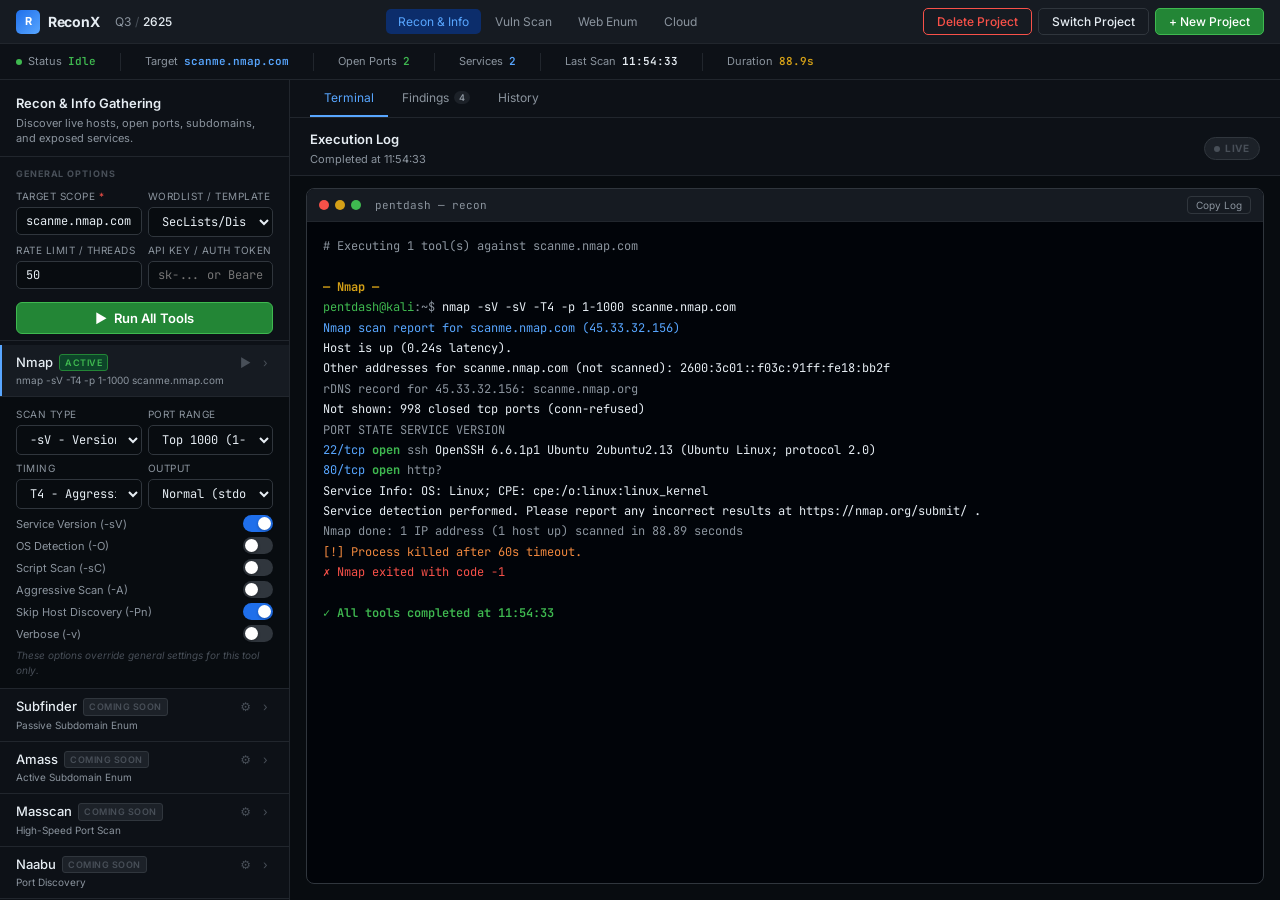
<file: frontend/index.html>
<!DOCTYPE html>
<html lang="en">
<head>
<meta charset="UTF-8"/>
<meta name="viewport" content="width=device-width, initial-scale=1.0"/>
<title>ReconX — Recon Dashboard</title>
<link rel="stylesheet" href="css/style.css" />
</head>
<body>

<!-- ── TOP NAV ── -->
<div class="topnav">
  <div class="topnav-left">
    <div class="logo">
      <div class="logo-icon">R</div>
      ReconX
    </div>
    <div class="breadcrumb">
      <span>Q3</span>
      <span class="sep">/</span>
      <span class="current">2625</span>
    </div>
  </div>
  <div class="topnav-center">
    <button class="tab active" onclick="switchTab(this,'recon')">Recon &amp; Info</button>
    <button class="tab" onclick="switchTab(this,'vuln')">Vuln Scan</button>
    <button class="tab" onclick="switchTab(this,'web')">Web Enum</button>
    <button class="tab" onclick="switchTab(this,'cloud')">Cloud</button>
  </div>
  <div class="topnav-right">
    <button class="btn btn-danger" onclick="openModal('deleteModal')">Delete Project</button>
    <button class="btn btn-ghost" onclick="openModal('switchModal')">Switch Project</button>
    <button class="btn btn-primary" onclick="openModal('newModal')">+ New Project</button>
  </div>
</div>

<!-- ── STAT BAR ── -->
<div class="stat-bar">
  <div class="stat-item">
    <div class="stat-dot green" id="scanStatusDot"></div>
    <span class="stat-label">Status</span>
    <span class="stat-val green" id="scanStatusVal">Idle</span>
  </div>
  <div class="stat-bar-sep"></div>
  <div class="stat-item">
    <span class="stat-label">Target</span>
    <span class="stat-val blue" id="statTarget">scanme.nmap.com</span>
  </div>
  <div class="stat-bar-sep"></div>
  <div class="stat-item">
    <span class="stat-label">Open Ports</span>
    <span class="stat-val green" id="statPorts">2</span>
  </div>
  <div class="stat-bar-sep"></div>
  <div class="stat-item">
    <span class="stat-label">Services</span>
    <span class="stat-val blue" id="statServices">2</span>
  </div>
  <div class="stat-bar-sep"></div>
  <div class="stat-item">
    <span class="stat-label">Last Scan</span>
    <span class="stat-val" id="statLastScan">11:54:33</span>
  </div>
  <div class="stat-bar-sep"></div>
  <div class="stat-item">
    <span class="stat-label">Duration</span>
    <span class="stat-val amber" id="statDuration">88.9s</span>
  </div>
</div>

<!-- ── MAIN ── -->
<div class="main">

  <!-- ── LEFT PANEL ── -->
  <div class="left-panel">
    <div class="panel-header">
      <h2>Recon &amp; Info Gathering</h2>
      <p>Discover live hosts, open ports, subdomains, and exposed services.</p>
    </div>
    <div class="left-panel-scroll">

      <div class="section-label">General Options</div>

      <div class="form-row">
        <div class="form-group">
          <label class="form-label">Target Scope <span class="req">*</span></label>
          <input class="inp" id="targetScope" type="text" value="scanme.nmap.com" placeholder="host / CIDR / URL"/>
        </div>
        <div class="form-group">
          <label class="form-label">Wordlist / Template</label>
          <select class="inp">
            <option>SecLists/Discovery/I...</option>
            <option>SecLists/Discovery/Web</option>
            <option>Custom Wordlist</option>
          </select>
        </div>
      </div>

      <div class="form-row">
        <div class="form-group">
          <label class="form-label">Rate Limit / Threads</label>
          <input class="inp" type="number" value="50"/>
        </div>
        <div class="form-group">
          <label class="form-label">API Key / Auth Token</label>
          <input class="inp" type="text" placeholder="sk-... or Bearer token"/>
        </div>
      </div>

      <button class="run-btn" id="runBtn" onclick="runAllTools()">
        <span class="spinner"></span>
        <span class="run-icon">▶</span>
        <span id="runBtnTxt">Run All Tools</span>
      </button>

      <div class="divider"></div>

      <!-- NMAP active -->
      <div class="tool-item active" onclick="toggleExpand()">
        <div class="tool-row">
          <div class="tool-name-row">
            <span class="tool-name">Nmap</span>
            <span class="badge b-active" id="nmapBadge">active</span>
          </div>
          <div class="tool-actions">
            <button class="icon-btn" title="Run only Nmap" onclick="event.stopPropagation(); runOnlyNmap()" title="Run">▶</button>
            <button class="icon-btn" onclick="event.stopPropagation(); toggleExpand()">›</button>
          </div>
        </div>
        <div class="tool-desc" id="nmapPreview">nmap -sV -T4 -p 1-1000 scanme.nmap.com</div>
      </div>
      <div id="nmapExpand" class="tool-expanded">
        <div class="sub-row">
          <div class="form-group">
            <label class="form-label">Scan Type</label>
            <select class="inp" id="nmapType" onchange="updatePreview()">
              <option>-sV - Version Detec...</option>
              <option>-sS - SYN Scan</option>
              <option>-sT - TCP Connect</option>
              <option>-sU - UDP Scan</option>
            </select>
          </div>
          <div class="form-group">
            <label class="form-label">Port Range</label>
            <select class="inp" id="nmapPortsPreset" onchange="handlePortPreset()">
              <option value="1-1000">Top 1000 (1-1000)</option>
              <option value="-F">Fast (Top 100)</option>
              <option value="-p-">All Ports (1-65535)</option>
              <option value="80,443,8080,8443">Web Ports</option>
              <option value="custom">Custom...</option>
            </select>
            <input class="inp" id="nmapPorts" type="text" value="1-1000" oninput="updatePreview()" style="display:none; margin-top:8px;" placeholder="e.g. 1-1000, 80,443"/>
          </div>
        </div>
        <div class="sub-row">
          <div class="form-group">
            <label class="form-label">Timing</label>
            <select class="inp" id="nmapTiming" onchange="updatePreview()">
              <option>T4 - Aggressive</option>
              <option>T1 - Sneaky</option>
              <option>T2 - Polite</option>
              <option>T3 - Normal</option>
              <option>T5 - Insane</option>
            </select>
          </div>
          <div class="form-group">
            <label class="form-label">Output</label>
            <select class="inp">
              <option>Normal (stdout)</option>
              <option>XML</option>
              <option>Grepable</option>
            </select>
          </div>
        </div>
        <div class="toggle-row">
          <span class="toggle-lbl">Service Version (-sV)</span>
          <button id="tog_sV" class="toggle on" onclick="this.classList.toggle('on'); updatePreview()"></button>
        </div>
        <div class="toggle-row">
          <span class="toggle-lbl">OS Detection (-O)</span>
          <button id="tog_O" class="toggle" onclick="this.classList.toggle('on'); updatePreview()"></button>
        </div>
        <div class="toggle-row">
          <span class="toggle-lbl">Script Scan (-sC)</span>
          <button id="tog_sC" class="toggle" onclick="this.classList.toggle('on'); updatePreview()"></button>
        </div>
        <div class="toggle-row">
          <span class="toggle-lbl">Aggressive Scan (-A)</span>
          <button id="tog_A" class="toggle" onclick="this.classList.toggle('on'); updatePreview()"></button>
        </div>
        <div class="toggle-row">
          <span class="toggle-lbl">Skip Host Discovery (-Pn)</span>
          <button id="tog_Pn" class="toggle on" onclick="this.classList.toggle('on'); updatePreview()"></button>
        </div>
        <div class="toggle-row">
          <span class="toggle-lbl">Verbose (-v)</span>
          <button id="tog_v" class="toggle" onclick="this.classList.toggle('on'); updatePreview()"></button>
        </div>
        <p class="expand-note">These options override general settings for this tool only.</p>
      </div>

      <!-- other tools -->
      <div class="tool-item"><div class="tool-row"><div class="tool-name-row"><span class="tool-name">Subfinder</span><span class="badge b-soon">coming soon</span></div><div class="tool-actions"><button class="icon-btn">⚙</button><button class="icon-btn">›</button></div></div><div class="tool-desc">Passive Subdomain Enum</div></div>
      <div class="tool-item"><div class="tool-row"><div class="tool-name-row"><span class="tool-name">Amass</span><span class="badge b-soon">coming soon</span></div><div class="tool-actions"><button class="icon-btn">⚙</button><button class="icon-btn">›</button></div></div><div class="tool-desc">Active Subdomain Enum</div></div>
      <div class="tool-item"><div class="tool-row"><div class="tool-name-row"><span class="tool-name">Masscan</span><span class="badge b-soon">coming soon</span></div><div class="tool-actions"><button class="icon-btn">⚙</button><button class="icon-btn">›</button></div></div><div class="tool-desc">High-Speed Port Scan</div></div>
      <div class="tool-item"><div class="tool-row"><div class="tool-name-row"><span class="tool-name">Naabu</span><span class="badge b-soon">coming soon</span></div><div class="tool-actions"><button class="icon-btn">⚙</button><button class="icon-btn">›</button></div></div><div class="tool-desc">Port Discovery</div></div>
      <div class="tool-item"><div class="tool-row"><div class="tool-name-row"><span class="tool-name">theHarvester</span><span class="badge b-soon">coming soon</span></div><div class="tool-actions"><button class="icon-btn">⚙</button><button class="icon-btn">›</button></div></div><div class="tool-desc">OSINT Gathering</div></div>
      <div class="tool-item"><div class="tool-row"><div class="tool-name-row"><span class="tool-name">Shodan CLI</span><span class="badge b-soon">coming soon</span></div><div class="tool-actions"><button class="icon-btn">⚙</button><button class="icon-btn">›</button></div></div><div class="tool-desc">Host Lookup via Shodan</div></div>

    </div><!-- /scroll -->
  </div><!-- /left-panel -->

  <!-- ── RIGHT PANEL ── -->
  <div class="right-panel">

    <div class="right-tabs">
      <button class="rtab active" id="tab-terminal" onclick="switchRTab('terminal', this)">Terminal</button>
      <button class="rtab" id="tab-findings" onclick="switchRTab('findings', this)">
        Findings <span class="rtab-count" id="findingsCount">4</span>
      </button>
      <button class="rtab" id="tab-history" onclick="switchRTab('history', this)">History</button>
    </div>

    <div class="right-header">
      <div class="exec-info">
        <div class="exec-title">Execution Log</div>
        <div class="exec-time" id="execTime">Completed at 11:54:33</div>
      </div>
      <div class="live-pill idle" id="livePill">
        <div class="live-dot"></div>
        LIVE
      </div>
    </div>

    <!-- TERMINAL TAB -->
    <div id="view-terminal" style="flex:1;display:flex;flex-direction:column;overflow:hidden;">
      <div class="terminal-wrap">
        <div class="terminal-window">
          <div class="terminal-bar">
            <div class="tdot tdot-r"></div>
            <div class="tdot tdot-y"></div>
            <div class="tdot tdot-g"></div>
            <span class="t-title" id="termTitle">pentdash — recon</span>
            <button class="t-copy-btn" onclick="copyLog()">Copy Log</button>
          </div>
          <div class="terminal-body" id="termBody"></div>
        </div>
      </div>
    </div>

    <!-- FINDINGS TAB -->
    <div id="view-findings" class="findings-panel">
      <div class="finding-card open-port">
        <div class="finding-header">
          <div>
            <div class="finding-title">22/tcp — SSH Open</div>
            <div class="finding-meta">OpenSSH 6.6.1p1 Ubuntu 2ubuntu2.13 · 45.33.32.156</div>
          </div>
          <span class="finding-badge fb-open">Open Port</span>
        </div>
      </div>
      <div class="finding-card open-port">
        <div class="finding-header">
          <div>
            <div class="finding-title">80/tcp — HTTP Open</div>
            <div class="finding-meta">Apache httpd 2.4.7 · 45.33.32.156</div>
          </div>
          <span class="finding-badge fb-open">Open Port</span>
        </div>
      </div>
      <div class="finding-card info-host">
        <div class="finding-header">
          <div>
            <div class="finding-title">Host Identified</div>
            <div class="finding-meta">scanme.nmap.com → 45.33.32.156 · rDNS: scanme.nmap.org</div>
          </div>
          <span class="finding-badge fb-info">Host Info</span>
        </div>
      </div>
      <div class="finding-card warn-port">
        <div class="finding-header">
          <div>
            <div class="finding-title">OS Fingerprint</div>
            <div class="finding-meta">Linux · CPE: cpe:/o:linux:linux_kernel</div>
          </div>
          <span class="finding-badge fb-warn">OS Info</span>
        </div>
      </div>
    </div>

    <!-- HISTORY TAB -->
    <div id="view-history" class="history-panel">
      <div class="h-row">
        <div class="h-icon s">✓</div>
        <div>
          <div class="h-target">scanme.nmap.com</div>
          <div class="h-detail">Nmap · 2 open ports · 88.9s</div>
        </div>
        <div class="h-time">Today 11:54</div>
      </div>
      <div class="h-row">
        <div class="h-icon s">✓</div>
        <div>
          <div class="h-target">192.168.1.0/24</div>
          <div class="h-detail">Nmap · 12 open ports · 142s</div>
        </div>
        <div class="h-time">Yesterday 09:22</div>
      </div>
      <div class="h-row">
        <div class="h-icon e">✗</div>
        <div>
          <div class="h-target">testphp.vulnweb.com</div>
          <div class="h-detail">Nmap · Timeout after 60s</div>
        </div>
        <div class="h-time">Jun 8 · 14:07</div>
      </div>
      <div class="h-row">
        <div class="h-icon s">✓</div>
        <div>
          <div class="h-target">demo.ine.com</div>
          <div class="h-detail">Nmap · 5 open ports · 37.2s</div>
        </div>
        <div class="h-time">Jun 7 · 18:45</div>
      </div>
    </div>

  </div><!-- /right-panel -->
</div><!-- /main -->

<!-- ── DELETE MODAL ── -->
<div class="overlay" id="deleteModal">
  <div class="modal">
    <h3>Delete Project</h3>
    <div class="modal-warn">⚠ This action is permanent and cannot be undone.</div>
    <p>All scan data, findings, and history for <strong style="color:var(--text)">Q3 / 2625</strong> will be permanently removed.</p>
    <div class="modal-actions">
      <button class="btn btn-ghost" onclick="closeModal('deleteModal')">Cancel</button>
      <button class="btn btn-danger" onclick="confirmDelete()">Delete Project</button>
    </div>
  </div>
</div>

<!-- ── SWITCH MODAL ── -->
<div class="overlay" id="switchModal">
  <div class="modal">
    <h3>Switch Project</h3>
    <p>Select a project to switch to, or create a new one.</p>
    <div style="display:flex;flex-direction:column;gap:6px;margin-bottom:16px;">
      <div style="background:var(--bg4);border:1px solid var(--blue-d);border-radius:6px;padding:9px 12px;font-size:12px;color:var(--blue);cursor:pointer;">Q3 / 2625 <span style="font-size:10px;color:var(--muted);margin-left:6px;">(current)</span></div>
      <div style="background:var(--bg);border:1px solid var(--border2);border-radius:6px;padding:9px 12px;font-size:12px;color:var(--text);cursor:pointer;" onclick="toast('Switched to Q2/1841','blue')">Q2 / 1841</div>
      <div style="background:var(--bg);border:1px solid var(--border2);border-radius:6px;padding:9px 12px;font-size:12px;color:var(--text);cursor:pointer;" onclick="toast('Switched to Labs/Dev','blue')">Labs / Dev</div>
    </div>
    <div class="modal-actions">
      <button class="btn btn-ghost" onclick="closeModal('switchModal')">Cancel</button>
    </div>
  </div>
</div>

<!-- ── NEW PROJECT MODAL ── -->
<div class="overlay" id="newModal">
  <div class="modal">
    <h3>New Project</h3>
    <p>Create a new reconnaissance project to organize your targets and scans.</p>
    <div class="form-group" style="padding:0;margin-bottom:8px;">
      <label class="form-label">Project Name</label>
      <input class="inp" type="text" placeholder="e.g. Bug Bounty · H1" id="newProjectName"/>
    </div>
    <div class="form-group" style="padding:0;margin-bottom:16px;">
      <label class="form-label">Initial Target</label>
      <input class="inp" type="text" placeholder="domain.com or 10.0.0.0/24" id="newProjectTarget"/>
    </div>
    <div class="modal-actions">
      <button class="btn btn-ghost" onclick="closeModal('newModal')">Cancel</button>
      <button class="btn btn-primary" onclick="confirmNew()">Create Project</button>
    </div>
  </div>
</div>

<!-- TOAST -->
<div class="toast" id="toast">
  <div class="toast-dot" id="toastDot"></div>
  <span id="toastMsg"></span>
</div>

<script src="js/app.js"></script>
</body>
</html>
</file>
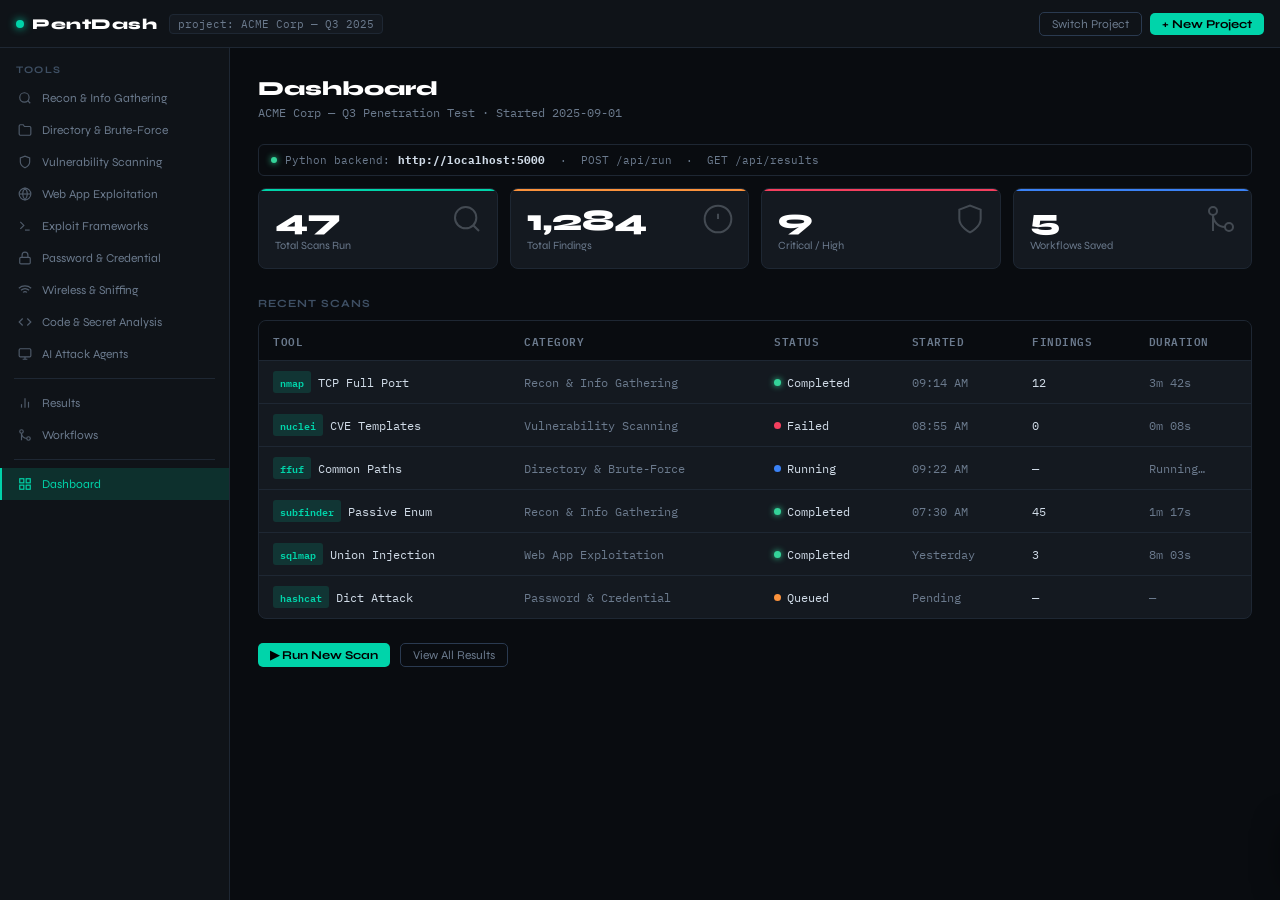
<file: ReconX final.html>
<!DOCTYPE html>
<html lang="en">
<head>
<meta charset="UTF-8" />
<meta name="viewport" content="width=device-width, initial-scale=1.0" />
<title>PentDash — Penetration Testing Dashboard</title>
<link href="https://fonts.googleapis.com/css2?family=IBM+Plex+Mono:wght@400;500;600&family=Syne:wght@400;600;700;800&display=swap" rel="stylesheet" />
<style>
  :root {
    --bg-base:    #090c10;
    --bg-surface: #0f1318;
    --bg-card:    #141920;
    --bg-hover:   #1a2230;
    --border:     #1e2733;
    --border-hi:  #2a3a50;
    --accent:     #00d4aa;
    --accent-dim: rgba(0,212,170,.15);
    --accent2:    #3b82f6;
    --accent2-dim:rgba(59,130,246,.15);
    --red:        #f43f5e;
    --orange:     #fb923c;
    --yellow:     #fbbf24;
    --blue:       #60a5fa;
    --green:      #34d399;
    --muted:      #4a5568;
    --text:       #d1dce8;
    --text-dim:   #6b7a8d;
    --text-faint: #3e4f63;
    --mono:       'IBM Plex Mono', monospace;
    --sans:       'Syne', sans-serif;
    --sidebar-w:  230px;
    --topbar-h:   48px;
  }

  *, *::before, *::after { box-sizing: border-box; margin: 0; padding: 0; }
  html, body { height: 100%; overflow: hidden; }

  body {
    font-family: var(--sans);
    background: var(--bg-base);
    color: var(--text);
    font-size: 14px;
  }

  ::-webkit-scrollbar { width: 6px; height: 6px; }
  ::-webkit-scrollbar-track { background: var(--bg-base); }
  ::-webkit-scrollbar-thumb { background: #1e2d3d; border-radius: 3px; }
  ::-webkit-scrollbar-thumb:hover { background: #2e4258; }

  a { color: inherit; text-decoration: none; }
  button { font-family: var(--sans); cursor: pointer; border: none; background: none; color: inherit; }
  input, select, textarea { font-family: var(--mono); background: var(--bg-base); border: 1px solid var(--border); color: var(--text); border-radius: 6px; padding: 7px 12px; font-size: 12px; outline: none; width: 100%; }
  input:focus, select:focus, textarea:focus { border-color: var(--accent); box-shadow: 0 0 0 2px var(--accent-dim); }
  select { appearance: none; }

  /* ── LAYOUT ── */
  #app { display: flex; flex-direction: column; height: 100vh; }

  /* TOPBAR */
  #topbar {
    height: var(--topbar-h);
    background: var(--bg-surface);
    border-bottom: 1px solid var(--border);
    display: flex; align-items: center; justify-content: space-between;
    padding: 0 16px;
    position: fixed; top: 0; left: 0; right: 0; z-index: 100;
  }
  .topbar-left { display: flex; align-items: center; gap: 12px; }
  .brand { display: flex; align-items: center; gap: 8px; font-weight: 800; font-size: 15px; letter-spacing: .5px; color: #fff; }
  .brand-dot { width: 8px; height: 8px; border-radius: 50%; background: var(--accent); box-shadow: 0 0 8px var(--accent); }
  .project-badge {
    font-family: var(--mono);
    font-size: 11px;
    color: var(--text-dim);
    padding: 2px 8px;
    background: var(--bg-card);
    border: 1px solid var(--border);
    border-radius: 4px;
  }
  .topbar-right { display: flex; align-items: center; gap: 8px; }
  .btn-outline { font-size: 12px; padding: 4px 12px; border: 1px solid var(--border-hi); border-radius: 5px; color: var(--text-dim); transition: all .15s; }
  .btn-outline:hover { border-color: var(--accent); color: var(--accent); }
  .btn-primary { font-size: 12px; padding: 4px 12px; border-radius: 5px; background: var(--accent); color: #000; font-weight: 700; transition: all .15s; }
  .btn-primary:hover { background: #00f5c3; }
  .btn-danger-sm { font-size: 11px; color: var(--red); transition: color .15s; }
  .btn-danger-sm:hover { color: #ff6b81; }

  /* BODY ROW */
  #body-row { display: flex; flex: 1; overflow: hidden; margin-top: var(--topbar-h); }

  /* SIDEBAR */
  #sidebar {
    width: var(--sidebar-w);
    min-width: var(--sidebar-w);
    background: var(--bg-surface);
    border-right: 1px solid var(--border);
    display: flex; flex-direction: column;
    overflow-y: auto;
  }
  .nav-section-label {
    font-size: 10px; font-weight: 700; letter-spacing: 1.2px;
    text-transform: uppercase; color: var(--text-faint);
    padding: 16px 16px 6px;
  }
  .nav-item {
    display: flex; align-items: center; gap: 10px;
    padding: 9px 16px;
    font-size: 12px; color: var(--text-dim);
    border-left: 2px solid transparent;
    cursor: pointer; transition: all .12s;
    user-select: none;
  }
  .nav-item:hover { background: var(--bg-hover); color: var(--text); }
  .nav-item.active { background: var(--accent-dim); border-left-color: var(--accent); color: var(--accent); }
  .nav-item svg { flex-shrink: 0; opacity: .7; }
  .nav-item.active svg { opacity: 1; }
  .nav-divider { height: 1px; background: var(--border); margin: 8px 14px; }

  /* MAIN */
  #main { flex: 1; overflow-y: auto; }

  /* ── VIEWS ── */
  .view { padding: 28px; max-width: 1100px; display: none; }
  .view.active { display: block; }

  .view-title { font-size: 20px; font-weight: 800; color: #fff; margin-bottom: 4px; }
  .view-sub { font-size: 12px; color: var(--text-dim); margin-bottom: 24px; font-family: var(--mono); }

  /* STAT CARDS */
  .stat-grid { display: grid; grid-template-columns: repeat(4, 1fr); gap: 12px; margin-bottom: 28px; }
  .stat-card {
    background: var(--bg-card);
    border: 1px solid var(--border);
    border-radius: 8px;
    padding: 16px;
    position: relative;
    transition: border-color .15s;
    overflow: hidden;
  }
  .stat-card::before {
    content: '';
    position: absolute; top: 0; left: 0; right: 0; height: 2px;
  }
  .stat-card.c1::before { background: var(--accent); }
  .stat-card.c2::before { background: var(--orange); }
  .stat-card.c3::before { background: var(--red); }
  .stat-card.c4::before { background: var(--accent2); }
  .stat-card:hover { border-color: var(--border-hi); }
  .stat-val { font-size: 30px; font-weight: 800; color: #fff; line-height: 1; margin-bottom: 4px; }
  .stat-label { font-size: 11px; color: var(--text-dim); }
  .stat-icon { position: absolute; top: 14px; right: 14px; opacity: .25; }

  /* TABLE */
  .section-title { font-size: 11px; font-weight: 700; text-transform: uppercase; letter-spacing: 1px; color: var(--text-faint); margin-bottom: 10px; }
  .table-wrap { background: var(--bg-card); border: 1px solid var(--border); border-radius: 8px; overflow: hidden; margin-bottom: 24px; }
  table { width: 100%; border-collapse: collapse; }
  thead tr { background: var(--bg-base); border-bottom: 1px solid var(--border); }
  th { font-size: 11px; font-weight: 600; color: var(--text-dim); text-align: left; padding: 10px 14px; font-family: var(--mono); text-transform: uppercase; letter-spacing: .5px; }
  td { padding: 10px 14px; font-size: 12px; font-family: var(--mono); color: var(--text); border-bottom: 1px solid var(--border); }
  tbody tr:last-child td { border-bottom: none; }
  tbody tr:hover td { background: var(--bg-hover); }

  .status-dot { display: inline-flex; align-items: center; gap: 6px; }
  .dot { width: 7px; height: 7px; border-radius: 50%; }
  .dot-green { background: var(--green); box-shadow: 0 0 6px var(--green); }
  .dot-red { background: var(--red); }
  .dot-blue { background: var(--accent2); animation: pulse 1.5s infinite; }
  .dot-orange { background: var(--orange); }
  @keyframes pulse { 0%,100% { opacity:1; } 50% { opacity:.3; } }

  .sev-badge {
    display: inline-block; font-size: 9px; font-weight: 700; text-transform: uppercase;
    letter-spacing: .8px; padding: 2px 7px; border-radius: 3px; color: #fff;
  }
  .sev-critical { background: var(--red); }
  .sev-high     { background: var(--orange); }
  .sev-medium   { background: var(--yellow); color: #000; }
  .sev-low      { background: var(--accent2); }
  .sev-info     { background: var(--muted); }

  /* DASHBOARD ACTIONS */
  .dash-actions { display: flex; gap: 10px; margin-top: 4px; }

  /* ── CLUSTER VIEW ── */
  #cluster-view { padding: 0; display: none; flex-direction: column; height: 100%; }
  #cluster-view.active { display: flex; }

  .cluster-header {
    position: sticky; top: 0; z-index: 20;
    background: var(--bg-base);
    border-bottom: 1px solid var(--border);
    padding: 20px 28px 0;
    box-shadow: 0 4px 20px rgba(0,0,0,.5);
  }
  .cluster-title { font-size: 18px; font-weight: 800; color: #fff; }
  .cluster-desc { font-size: 12px; color: var(--text-dim); margin-top: 4px; margin-bottom: 16px; font-family: var(--mono); }

  .params-grid { display: grid; grid-template-columns: 1fr 1fr; gap: 12px; padding-bottom: 16px; }
  .param-group label { display: block; font-size: 11px; color: var(--text-dim); margin-bottom: 5px; font-family: var(--mono); }
  .param-group label span.req { color: var(--red); }

  .btn-run {
    width: 100%; padding: 11px;
    background: var(--accent); color: #000;
    font-weight: 800; font-size: 13px;
    border-radius: 6px; transition: all .15s;
    display: flex; align-items: center; justify-content: center; gap: 8px;
    margin-bottom: 16px;
  }
  .btn-run:hover { background: #00f5c3; }
  .btn-run.running { background: #0d2a24; color: var(--text-dim); cursor: not-allowed; }

  .cluster-tools { padding: 20px 28px; }

  .tool-row {
    background: var(--bg-card);
    border: 1px solid var(--border);
    border-radius: 7px;
    padding: 13px 16px;
    display: flex; justify-content: space-between; align-items: center;
    margin-bottom: 8px;
    transition: border-color .15s;
  }
  .tool-row:hover { border-color: var(--border-hi); }
  .tool-name { font-size: 13px; font-weight: 600; color: #fff; margin-bottom: 3px; }
  .tool-cmd { font-size: 11px; color: var(--text-faint); font-family: var(--mono); }

  .status-icon { width: 20px; height: 20px; display: flex; align-items: center; justify-content: center; }
  .circle-idle { width: 18px; height: 18px; border-radius: 50%; border: 2px solid var(--muted); }
  .spinner {
    width: 18px; height: 18px; border-radius: 50%;
    border: 2px solid var(--accent2-dim);
    border-top-color: var(--accent2);
    animation: spin .6s linear infinite;
  }
  @keyframes spin { to { transform: rotate(360deg); } }
  .check-done { color: var(--green); font-size: 18px; }

  /* LOG */
  .log-toggle {
    width: 100%; display: flex; align-items: center; gap: 8px;
    padding: 10px 14px; background: var(--bg-card);
    border-radius: 6px 6px 0 0;
    font-size: 11px; color: var(--text-dim); font-family: var(--mono);
    transition: background .12s;
    margin-top: 20px;
    border: 1px solid var(--border);
  }
  .log-toggle:hover { background: var(--bg-hover); }
  .log-body {
    background: var(--bg-base); border: 1px solid var(--border); border-top: none;
    border-radius: 0 0 6px 6px;
    padding: 14px; font-family: var(--mono); font-size: 11px;
    max-height: 220px; overflow-y: auto; line-height: 1.7;
    display: none;
  }
  .log-body.open { display: block; }
  .log-gray  { color: var(--text-faint); }
  .log-green { color: var(--green); }
  .log-blue  { color: var(--accent2); }
  .log-red   { color: var(--red); }

  /* ── RESULTS VIEW ── */
  .filter-bar { display: flex; flex-wrap: wrap; gap: 8px; margin-bottom: 20px; }
  .filter-btn {
    padding: 5px 14px; border-radius: 20px; font-size: 11px; font-weight: 600;
    border: 1px solid var(--border-hi); color: var(--text-dim);
    transition: all .12s; font-family: var(--mono);
  }
  .filter-btn:hover { border-color: var(--accent); color: var(--accent); }
  .filter-btn.active { background: var(--accent); border-color: var(--accent); color: #000; }

  .finding-card {
    background: var(--bg-card);
    border: 1px solid var(--border);
    border-radius: 8px;
    overflow: hidden;
    margin-bottom: 10px;
    border-left: 3px solid var(--muted);
    transition: border-color .15s;
  }
  .finding-card:hover { border-color: var(--border-hi); }
  .finding-head { padding: 14px 16px; }
  .finding-top { display: flex; justify-content: space-between; align-items: flex-start; margin-bottom: 4px; }
  .finding-title { font-size: 14px; font-weight: 700; color: #fff; }
  .finding-meta { font-size: 11px; color: var(--text-dim); font-family: var(--mono); margin-bottom: 6px; }
  .finding-desc { font-size: 12px; color: var(--text-dim); line-height: 1.5; }
  .finding-toggle { margin-top: 10px; font-size: 11px; color: var(--accent2); cursor: pointer; display: inline-flex; align-items: center; gap: 4px; font-family: var(--mono); }
  .finding-toggle:hover { color: #93c5fd; }
  .finding-raw {
    background: var(--bg-base); border-top: 1px solid var(--border);
    padding: 14px 16px; font-family: var(--mono); font-size: 11px;
    color: var(--text); white-space: pre-wrap; max-height: 250px;
    overflow-y: auto; display: none;
    line-height: 1.7;
  }
  .finding-raw.open { display: block; }

  /* ── WORKFLOWS VIEW ── */
  .wf-grid { display: grid; grid-template-columns: 1fr 1fr; gap: 14px; }
  .wf-card { background: var(--bg-card); border: 1px solid var(--border); border-radius: 8px; padding: 18px; transition: border-color .15s; }
  .wf-card:hover { border-color: var(--border-hi); }
  .wf-name { font-size: 14px; font-weight: 700; color: #fff; margin-bottom: 12px; }
  .wf-steps { display: flex; flex-wrap: wrap; align-items: center; gap: 6px; margin-bottom: 16px; }
  .wf-step { font-size: 10px; background: var(--bg-hover); border: 1px solid var(--border); border-radius: 4px; padding: 3px 8px; color: var(--text-dim); font-family: var(--mono); }
  .wf-arrow { font-size: 10px; color: var(--text-faint); }
  .wf-footer { display: flex; justify-content: space-between; align-items: center; }
  .btn-run-wf {
    font-size: 11px; padding: 5px 12px;
    border: 1px solid var(--accent); color: var(--accent); border-radius: 5px;
    display: flex; align-items: center; gap: 5px;
    transition: all .15s;
  }
  .btn-run-wf:hover { background: var(--accent); color: #000; }

  /* ── MODALS ── */
  .modal-overlay {
    display: none; position: fixed; inset: 0;
    background: rgba(0,0,0,.75); z-index: 200;
    align-items: center; justify-content: center; padding: 16px;
  }
  .modal-overlay.open { display: flex; }
  .modal {
    background: var(--bg-surface); border: 1px solid var(--border);
    border-radius: 10px; width: 100%; max-width: 480px;
    padding: 24px; box-shadow: 0 25px 60px rgba(0,0,0,.6);
    max-height: 90vh; overflow-y: auto;
  }
  .modal-title { font-size: 16px; font-weight: 800; color: #fff; margin-bottom: 20px; }
  .form-group { margin-bottom: 14px; }
  .form-group label { display: block; font-size: 11px; color: var(--text-dim); margin-bottom: 5px; font-family: var(--mono); }
  .modal-footer { display: flex; justify-content: flex-end; gap: 10px; margin-top: 20px; padding-top: 16px; border-top: 1px solid var(--border); }
  .btn-cancel { font-size: 12px; color: var(--text-dim); padding: 6px 14px; }
  .btn-cancel:hover { color: var(--text); }
  .btn-save { font-size: 12px; background: var(--accent); color: #000; padding: 6px 16px; border-radius: 5px; font-weight: 700; }
  .btn-save:hover { background: #00f5c3; }

  /* ── TOAST ── */
  #toast {
    position: fixed; bottom: 24px; right: 24px; z-index: 300;
    background: var(--bg-surface); border: 1px solid var(--border);
    border-left: 3px solid var(--accent);
    border-radius: 8px; padding: 12px 16px; width: 280px;
    box-shadow: 0 10px 30px rgba(0,0,0,.5);
    transform: translateX(110%); transition: transform .3s ease;
  }
  #toast.show { transform: translateX(0); }
  #toast.error { border-left-color: var(--red); }
  .toast-title { font-size: 13px; font-weight: 700; color: #fff; }
  .toast-desc  { font-size: 12px; color: var(--text-dim); margin-top: 3px; font-family: var(--mono); }

  /* ── TOOL TAGS ── */
  .tool-tag {
    display: inline-block; font-size: 10px; padding: 2px 7px;
    background: var(--accent-dim); color: var(--accent);
    border-radius: 3px; font-family: var(--mono); font-weight: 600;
  }

  /* ── API INDICATOR ── */
  .api-bar {
    background: var(--bg-base); border: 1px solid var(--border);
    border-radius: 6px; padding: 8px 12px; margin-bottom: 12px;
    font-size: 11px; font-family: var(--mono); color: var(--text-dim);
    display: flex; align-items: center; gap: 8px;
  }
  .api-bar .api-dot { width: 6px; height: 6px; border-radius: 50%; background: var(--green); box-shadow: 0 0 6px var(--green); }

  /* Responsive */
  @media (max-width: 900px) {
    .stat-grid { grid-template-columns: 1fr 1fr; }
    .params-grid { grid-template-columns: 1fr; }
    .wf-grid { grid-template-columns: 1fr; }
  }
  @media (max-width: 640px) {
    #sidebar { display: none; }
    .stat-grid { grid-template-columns: 1fr 1fr; }
    .view { padding: 16px; }
  }
</style>
</head>
<body>
<div id="app">

  <!-- TOP BAR -->
  <header id="topbar">
    <div class="topbar-left">
      <div class="brand">
        <div class="brand-dot"></div>
        PentDash
      </div>
      <span class="project-badge" id="project-label">project: ACME Corp — Q3 2025</span>
    </div>
    <div class="topbar-right">
      <button class="btn-outline" onclick="openModal('modal-project')">Switch Project</button>
      <button class="btn-primary" onclick="openModal('modal-project')">+ New Project</button>
    </div>
  </header>

  <div id="body-row">

    <!-- SIDEBAR -->
    <nav id="sidebar">
      <div class="nav-section-label">Tools</div>

      <div class="nav-item" data-view="recon" onclick="setView(this,'recon')">
        <svg width="14" height="14" viewBox="0 0 24 24" fill="none" stroke="currentColor" stroke-width="2"><circle cx="11" cy="11" r="8"/><path d="m21 21-4.35-4.35"/></svg>
        Recon &amp; Info Gathering
      </div>
      <div class="nav-item" data-view="dir" onclick="setView(this,'dir')">
        <svg width="14" height="14" viewBox="0 0 24 24" fill="none" stroke="currentColor" stroke-width="2"><path d="M22 19a2 2 0 0 1-2 2H4a2 2 0 0 1-2-2V5a2 2 0 0 1 2-2h5l2 3h9a2 2 0 0 1 2 2z"/></svg>
        Directory &amp; Brute-Force
      </div>
      <div class="nav-item" data-view="vuln" onclick="setView(this,'vuln')">
        <svg width="14" height="14" viewBox="0 0 24 24" fill="none" stroke="currentColor" stroke-width="2"><path d="M12 22s8-4 8-10V5l-8-3-8 3v7c0 6 8 10 8 10z"/></svg>
        Vulnerability Scanning
      </div>
      <div class="nav-item" data-view="webapp" onclick="setView(this,'webapp')">
        <svg width="14" height="14" viewBox="0 0 24 24" fill="none" stroke="currentColor" stroke-width="2"><circle cx="12" cy="12" r="10"/><line x1="2" y1="12" x2="22" y2="12"/><path d="M12 2a15.3 15.3 0 0 1 4 10 15.3 15.3 0 0 1-4 10 15.3 15.3 0 0 1-4-10 15.3 15.3 0 0 1 4-10z"/></svg>
        Web App Exploitation
      </div>
      <div class="nav-item" data-view="exploit" onclick="setView(this,'exploit')">
        <svg width="14" height="14" viewBox="0 0 24 24" fill="none" stroke="currentColor" stroke-width="2"><polyline points="4 17 10 11 4 5"/><line x1="12" y1="19" x2="20" y2="19"/></svg>
        Exploit Frameworks
      </div>
      <div class="nav-item" data-view="cred" onclick="setView(this,'cred')">
        <svg width="14" height="14" viewBox="0 0 24 24" fill="none" stroke="currentColor" stroke-width="2"><rect x="3" y="11" width="18" height="11" rx="2"/><path d="M7 11V7a5 5 0 0 1 10 0v4"/></svg>
        Password &amp; Credential
      </div>
      <div class="nav-item" data-view="wifi" onclick="setView(this,'wifi')">
        <svg width="14" height="14" viewBox="0 0 24 24" fill="none" stroke="currentColor" stroke-width="2"><path d="M5 12.55a11 11 0 0 1 14.08 0"/><path d="M1.42 9a16 16 0 0 1 21.16 0"/><path d="M8.53 16.11a6 6 0 0 1 6.95 0"/><line x1="12" y1="20" x2="12.01" y2="20"/></svg>
        Wireless &amp; Sniffing
      </div>
      <div class="nav-item" data-view="code" onclick="setView(this,'code')">
        <svg width="14" height="14" viewBox="0 0 24 24" fill="none" stroke="currentColor" stroke-width="2"><polyline points="16 18 22 12 16 6"/><polyline points="8 6 2 12 8 18"/></svg>
        Code &amp; Secret Analysis
      </div>
      <div class="nav-item" data-view="ai" onclick="setView(this,'ai')">
        <svg width="14" height="14" viewBox="0 0 24 24" fill="none" stroke="currentColor" stroke-width="2"><rect x="2" y="3" width="20" height="14" rx="2"/><path d="M8 21h8m-4-4v4"/></svg>
        AI Attack Agents
      </div>

      <div class="nav-divider"></div>

      <div class="nav-item" data-view="results" onclick="setView(this,'results')">
        <svg width="14" height="14" viewBox="0 0 24 24" fill="none" stroke="currentColor" stroke-width="2"><line x1="18" y1="20" x2="18" y2="10"/><line x1="12" y1="20" x2="12" y2="4"/><line x1="6" y1="20" x2="6" y2="14"/></svg>
        Results
      </div>
      <div class="nav-item" data-view="workflows" onclick="setView(this,'workflows')">
        <svg width="14" height="14" viewBox="0 0 24 24" fill="none" stroke="currentColor" stroke-width="2"><circle cx="18" cy="18" r="3"/><circle cx="6" cy="6" r="3"/><path d="M6 21V9a9 9 0 0 0 9 9"/></svg>
        Workflows
      </div>

      <div class="nav-divider"></div>
      <div class="nav-item active" data-view="dashboard" onclick="setView(this,'dashboard')">
        <svg width="14" height="14" viewBox="0 0 24 24" fill="none" stroke="currentColor" stroke-width="2"><rect x="3" y="3" width="7" height="7"/><rect x="14" y="3" width="7" height="7"/><rect x="3" y="14" width="7" height="7"/><rect x="14" y="14" width="7" height="7"/></svg>
        Dashboard
      </div>
    </nav>

    <!-- MAIN CONTENT -->
    <main id="main">

      <!-- ── DASHBOARD ── -->
      <div id="view-dashboard" class="view active">
        <div class="view-title">Dashboard</div>
        <div class="view-sub">ACME Corp — Q3 Penetration Test · Started 2025-09-01</div>

        <div class="api-bar">
          <div class="api-dot"></div>
          Python backend: <strong style="color:var(--text)">http://localhost:5000</strong> &nbsp;·&nbsp; POST /api/run &nbsp;·&nbsp; GET /api/results
        </div>

        <div class="stat-grid">
          <div class="stat-card c1">
            <div class="stat-val">47</div>
            <div class="stat-label">Total Scans Run</div>
            <div class="stat-icon">
              <svg width="32" height="32" viewBox="0 0 24 24" fill="none" stroke="currentColor" stroke-width="1.5"><circle cx="11" cy="11" r="8"/><path d="m21 21-4.35-4.35"/></svg>
            </div>
          </div>
          <div class="stat-card c2">
            <div class="stat-val">1,284</div>
            <div class="stat-label">Total Findings</div>
            <div class="stat-icon">
              <svg width="32" height="32" viewBox="0 0 24 24" fill="none" stroke="currentColor" stroke-width="1.5"><circle cx="12" cy="12" r="10"/><line x1="12" y1="8" x2="12" y2="12"/><line x1="12" y1="16" x2="12.01" y2="16"/></svg>
            </div>
          </div>
          <div class="stat-card c3">
            <div class="stat-val">9</div>
            <div class="stat-label">Critical / High</div>
            <div class="stat-icon">
              <svg width="32" height="32" viewBox="0 0 24 24" fill="none" stroke="currentColor" stroke-width="1.5"><path d="M12 22s8-4 8-10V5l-8-3-8 3v7c0 6 8 10 8 10z"/></svg>
            </div>
          </div>
          <div class="stat-card c4">
            <div class="stat-val">5</div>
            <div class="stat-label">Workflows Saved</div>
            <div class="stat-icon">
              <svg width="32" height="32" viewBox="0 0 24 24" fill="none" stroke="currentColor" stroke-width="1.5"><circle cx="18" cy="18" r="3"/><circle cx="6" cy="6" r="3"/><path d="M6 21V9a9 9 0 0 0 9 9"/></svg>
            </div>
          </div>
        </div>

        <div class="section-title">Recent Scans</div>
        <div class="table-wrap">
          <table>
            <thead>
              <tr>
                <th>Tool</th><th>Category</th><th>Status</th><th>Started</th><th>Findings</th><th>Duration</th>
              </tr>
            </thead>
            <tbody>
              <tr>
                <td><span class="tool-tag">nmap</span> TCP Full Port</td>
                <td style="color:var(--text-dim)">Recon &amp; Info Gathering</td>
                <td><span class="status-dot"><span class="dot dot-green"></span> Completed</span></td>
                <td style="color:var(--text-dim)">09:14 AM</td>
                <td>12</td>
                <td style="color:var(--text-dim)">3m 42s</td>
              </tr>
              <tr>
                <td><span class="tool-tag">nuclei</span> CVE Templates</td>
                <td style="color:var(--text-dim)">Vulnerability Scanning</td>
                <td><span class="status-dot"><span class="dot dot-red"></span> Failed</span></td>
                <td style="color:var(--text-dim)">08:55 AM</td>
                <td>0</td>
                <td style="color:var(--text-dim)">0m 08s</td>
              </tr>
              <tr>
                <td><span class="tool-tag">ffuf</span> Common Paths</td>
                <td style="color:var(--text-dim)">Directory &amp; Brute-Force</td>
                <td><span class="status-dot"><span class="dot dot-blue"></span> Running</span></td>
                <td style="color:var(--text-dim)">09:22 AM</td>
                <td>—</td>
                <td style="color:var(--text-dim)">Running…</td>
              </tr>
              <tr>
                <td><span class="tool-tag">subfinder</span> Passive Enum</td>
                <td style="color:var(--text-dim)">Recon &amp; Info Gathering</td>
                <td><span class="status-dot"><span class="dot dot-green"></span> Completed</span></td>
                <td style="color:var(--text-dim)">07:30 AM</td>
                <td>45</td>
                <td style="color:var(--text-dim)">1m 17s</td>
              </tr>
              <tr>
                <td><span class="tool-tag">sqlmap</span> Union Injection</td>
                <td style="color:var(--text-dim)">Web App Exploitation</td>
                <td><span class="status-dot"><span class="dot dot-green"></span> Completed</span></td>
                <td style="color:var(--text-dim)">Yesterday</td>
                <td>3</td>
                <td style="color:var(--text-dim)">8m 03s</td>
              </tr>
              <tr>
                <td><span class="tool-tag">hashcat</span> Dict Attack</td>
                <td style="color:var(--text-dim)">Password &amp; Credential</td>
                <td><span class="status-dot"><span class="dot dot-orange"></span> Queued</span></td>
                <td style="color:var(--text-dim)">Pending</td>
                <td>—</td>
                <td style="color:var(--text-dim)">—</td>
              </tr>
            </tbody>
          </table>
        </div>

        <div class="dash-actions">
          <button class="btn-primary" onclick="setViewById('recon')">▶ Run New Scan</button>
          <button class="btn-outline" onclick="setViewById('results')">View All Results</button>
        </div>
      </div>

      <!-- ── CLUSTER VIEW (shared) ── -->
      <div id="cluster-view">
        <div class="cluster-header">
          <div class="cluster-title" id="cv-title">Recon &amp; Info Gathering</div>
          <div class="cluster-desc" id="cv-desc">Discover live hosts, open ports, subdomains, and exposed services.</div>

          <div class="params-grid">
            <div class="param-group">
              <label>Target Scope <span class="req">*</span></label>
              <input type="text" id="cv-target" value="acmecorp.com" placeholder="192.168.1.0/24 or domain.com" />
            </div>
            <div class="param-group">
              <label>Wordlist / Template</label>
              <select id="cv-wordlist">
                <option>SecLists/Discovery/DNS/subdomains-top1mil-20000.txt</option>
                <option>SecLists/Discovery/Web-Content/common.txt</option>
                <option>SecLists/Passwords/rockyou-75.txt</option>
                <option>Custom (specify below)</option>
              </select>
            </div>
            <div class="param-group">
              <label>Rate Limit / Threads</label>
              <input type="number" id="cv-threads" value="50" min="1" max="500" />
            </div>
            <div class="param-group">
              <label>API Key / Auth Token (optional)</label>
              <input type="password" id="cv-apikey" placeholder="sk-… or Bearer token" />
            </div>
          </div>

          <button class="btn-run" id="cv-run-btn" onclick="runCluster()">
            <svg width="14" height="14" viewBox="0 0 24 24" fill="currentColor"><polygon points="5 3 19 12 5 21 5 3"/></svg>
            Run All Tools
          </button>
        </div>

        <div class="cluster-tools" id="cv-tool-list"></div>
      </div>

      <!-- ── RESULTS ── -->
      <div id="view-results" class="view">
        <div class="view-title">Results</div>
        <div class="view-sub">ACME Corp · 4 findings shown · filtered by severity</div>

        <div class="filter-bar">
          <button class="filter-btn active" onclick="filterFindings(this,'All')">All</button>
          <button class="filter-btn" onclick="filterFindings(this,'Recon & Info Gathering')">Recon</button>
          <button class="filter-btn" onclick="filterFindings(this,'Directory & Brute-Force')">Dir Brute-Force</button>
          <button class="filter-btn" onclick="filterFindings(this,'Vulnerability Scanning')">Vuln Scan</button>
          <button class="filter-btn" onclick="filterFindings(this,'Web App Exploitation')">Web App</button>
          <button class="filter-btn" onclick="filterFindings(this,'Password & Credential')">Credentials</button>
        </div>

        <div id="findings-list"></div>
      </div>

      <!-- ── WORKFLOWS ── -->
      <div id="view-workflows" class="view">
        <div style="display:flex;justify-content:space-between;align-items:center;margin-bottom:24px">
          <div>
            <div class="view-title">Workflows</div>
            <div class="view-sub">Saved scan chains for automated execution</div>
          </div>
          <button class="btn-primary" onclick="openModal('modal-workflow')">+ New Workflow</button>
        </div>

        <div class="wf-grid">
          <div class="wf-card">
            <div class="wf-name">Standard Web App Audit</div>
            <div class="wf-steps">
              <span class="wf-step">Recon</span>
              <span class="wf-arrow">→</span>
              <span class="wf-step">Dir Brute-Force</span>
              <span class="wf-arrow">→</span>
              <span class="wf-step">Vuln Scan</span>
              <span class="wf-arrow">→</span>
              <span class="wf-step">Web App Exploit</span>
            </div>
            <div class="wf-footer">
              <button class="btn-run-wf" onclick="showToast('Workflow queued','Standard Web App Audit dispatched to runner.','success')">
                <svg width="10" height="10" viewBox="0 0 24 24" fill="currentColor"><polygon points="5 3 19 12 5 21 5 3"/></svg>
                Run Workflow
              </button>
              <button class="btn-danger-sm">Delete</button>
            </div>
          </div>

          <div class="wf-card">
            <div class="wf-name">Internal Network Discovery</div>
            <div class="wf-steps">
              <span class="wf-step">Recon</span>
              <span class="wf-arrow">→</span>
              <span class="wf-step">Exploit Frameworks</span>
              <span class="wf-arrow">→</span>
              <span class="wf-step">Credentials</span>
            </div>
            <div class="wf-footer">
              <button class="btn-run-wf" onclick="showToast('Workflow queued','Internal Network Discovery dispatched.','success')">
                <svg width="10" height="10" viewBox="0 0 24 24" fill="currentColor"><polygon points="5 3 19 12 5 21 5 3"/></svg>
                Run Workflow
              </button>
              <button class="btn-danger-sm">Delete</button>
            </div>
          </div>

          <div class="wf-card">
            <div class="wf-name">API Surface Enumeration</div>
            <div class="wf-steps">
              <span class="wf-step">Recon</span>
              <span class="wf-arrow">→</span>
              <span class="wf-step">Web App Exploit</span>
              <span class="wf-arrow">→</span>
              <span class="wf-step">Code Analysis</span>
            </div>
            <div class="wf-footer">
              <button class="btn-run-wf" onclick="showToast('Workflow queued','API Surface Enumeration dispatched.','success')">
                <svg width="10" height="10" viewBox="0 0 24 24" fill="currentColor"><polygon points="5 3 19 12 5 21 5 3"/></svg>
                Run Workflow
              </button>
              <button class="btn-danger-sm">Delete</button>
            </div>
          </div>

          <div class="wf-card">
            <div class="wf-name">Wireless Pentest Chain</div>
            <div class="wf-steps">
              <span class="wf-step">Wireless &amp; Sniffing</span>
              <span class="wf-arrow">→</span>
              <span class="wf-step">Credentials</span>
              <span class="wf-arrow">→</span>
              <span class="wf-step">Exploit Frameworks</span>
            </div>
            <div class="wf-footer">
              <button class="btn-run-wf" onclick="showToast('Workflow queued','Wireless Pentest Chain dispatched.','success')">
                <svg width="10" height="10" viewBox="0 0 24 24" fill="currentColor"><polygon points="5 3 19 12 5 21 5 3"/></svg>
                Run Workflow
              </button>
              <button class="btn-danger-sm">Delete</button>
            </div>
          </div>
        </div>
      </div>

    </main>
  </div><!-- /#body-row -->
</div><!-- /#app -->

<!-- ── NEW PROJECT MODAL ── -->
<div class="modal-overlay" id="modal-project">
  <div class="modal">
    <div class="modal-title">New Project</div>
    <div class="form-group">
      <label>Project Name <span style="color:var(--red)">*</span></label>
      <input type="text" placeholder="e.g. Q4 External Pentest" />
    </div>
    <div class="form-group">
      <label>Client / Organisation</label>
      <input type="text" placeholder="ACME Corp" />
    </div>
    <div class="form-group">
      <label>Target Scope (one per line)</label>
      <textarea rows="4" placeholder="192.168.1.0/24&#10;api.acmecorp.com&#10;*.acmecorp.com"></textarea>
    </div>
    <div class="form-group">
      <label>Engagement Type</label>
      <select>
        <option>Black Box</option>
        <option>Grey Box</option>
        <option>White Box</option>
        <option>Red Team</option>
      </select>
    </div>
    <div class="modal-footer">
      <button class="btn-cancel" onclick="closeModal('modal-project')">Cancel</button>
      <button class="btn-save" onclick="createProject()">Create Project</button>
    </div>
  </div>
</div>

<!-- ── NEW WORKFLOW MODAL ── -->
<div class="modal-overlay" id="modal-workflow">
  <div class="modal">
    <div class="modal-title">Create Workflow</div>
    <div class="form-group">
      <label>Workflow Name</label>
      <input type="text" placeholder="e.g. Deep Web App Scan" />
    </div>
    <div class="form-group">
      <label>Description</label>
      <input type="text" placeholder="Short description of this chain" />
    </div>
    <div class="form-group">
      <label>Tool Chain (drag to reorder — Python runner will execute in this order)</label>
      <div id="wf-chain" style="display:flex;flex-direction:column;gap:6px;margin-top:6px;">
        <div style="display:flex;align-items:center;gap:10px;background:var(--bg-base);border:1px solid var(--border);border-radius:5px;padding:8px 12px;cursor:grab">
          <span style="color:var(--text-faint);font-size:13px">⠿</span>
          <span style="font-size:12px;font-family:var(--mono);color:var(--text-dim)">01 — Recon &amp; Info Gathering</span>
          <input type="checkbox" checked style="margin-left:auto;width:auto" />
        </div>
        <div style="display:flex;align-items:center;gap:10px;background:var(--bg-base);border:1px solid var(--border);border-radius:5px;padding:8px 12px;cursor:grab">
          <span style="color:var(--text-faint);font-size:13px">⠿</span>
          <span style="font-size:12px;font-family:var(--mono);color:var(--text-dim)">02 — Directory &amp; Brute-Force</span>
          <input type="checkbox" checked style="margin-left:auto;width:auto" />
        </div>
        <div style="display:flex;align-items:center;gap:10px;background:var(--bg-base);border:1px solid var(--border);border-radius:5px;padding:8px 12px;cursor:grab">
          <span style="color:var(--text-faint);font-size:13px">⠿</span>
          <span style="font-size:12px;font-family:var(--mono);color:var(--text-dim)">03 — Vulnerability Scanning</span>
          <input type="checkbox" style="margin-left:auto;width:auto" />
        </div>
        <div style="display:flex;align-items:center;gap:10px;background:var(--bg-base);border:1px solid var(--border);border-radius:5px;padding:8px 12px;cursor:grab">
          <span style="color:var(--text-faint);font-size:13px">⠿</span>
          <span style="font-size:12px;font-family:var(--mono);color:var(--text-dim)">04 — Web App Exploitation</span>
          <input type="checkbox" style="margin-left:auto;width:auto" />
        </div>
      </div>
    </div>
    <div class="modal-footer">
      <button class="btn-cancel" onclick="closeModal('modal-workflow')">Cancel</button>
      <button class="btn-save" onclick="saveWorkflow()">Save Template</button>
    </div>
  </div>
</div>

<!-- ── TOAST ── -->
<div id="toast">
  <div class="toast-title" id="toast-title">Project Created</div>
  <div class="toast-desc" id="toast-desc">Workspace initialised.</div>
</div>

<script>
// ═══════════════════════════════════════════
//  DATA
// ═══════════════════════════════════════════
const CLUSTERS = {
  recon: {
    title: 'Recon & Info Gathering',
    desc: 'Discover live hosts, open ports, subdomains, DNS records, and ASN data.',
    tools: [
      { name: 'Nmap — TCP Full Port Scan',  cmd: 'nmap -sV -sC -T4 -p- --open {target}',        status: 'idle' },
      { name: 'Subfinder — Passive Enum',   cmd: 'subfinder -d {target} -all -silent',           status: 'idle' },
      { name: 'Amass — Active Enumeration', cmd: 'amass enum -active -d {target} -brute',        status: 'idle' },
      { name: 'Shodan CLI — Host Lookup',   cmd: 'shodan host {target}',                         status: 'idle' },
      { name: 'Whatweb — Tech Detection',   cmd: 'whatweb -a 3 {target}',                        status: 'idle' },
    ],
    log: [
      '[10:42:30] <gray>Initialising scan sequence for {target}…</gray>',
      '[10:42:31] <gray>Starting nmap -sV -sC -T4 -p- --open {target}</gray>',
      '[10:42:58] <green>Nmap: 22/tcp open ssh OpenSSH 8.9p1 Ubuntu ✓</green>',
      '[10:42:58] <green>Nmap: 80/tcp open http nginx 1.24.0 ✓</green>',
      '[10:42:59] <green>Nmap: 443/tcp open https ✓</green>',
      '[10:43:00] <gray>Starting subfinder -d {target} -all -silent</gray>',
      '[10:43:14] <green>Subfinder: 45 subdomains discovered ✓</green>',
    ]
  },
  dir: {
    title: 'Directory & Brute-Force',
    desc: 'Enumerate hidden paths, backup files, admin panels, and sensitive endpoints.',
    tools: [
      { name: 'ffuf — Content Discovery',    cmd: 'ffuf -w wordlist.txt -u https://{target}/FUZZ -mc 200,301,302,403', status: 'idle' },
      { name: 'Gobuster — Dir Scan',         cmd: 'gobuster dir -u https://{target} -w wordlist.txt -t 50',             status: 'idle' },
      { name: 'Feroxbuster — Recursive',     cmd: 'feroxbuster --url https://{target} --depth 3 --quiet',              status: 'idle' },
      { name: 'dirsearch — Backup Files',    cmd: 'dirsearch -u https://{target} -e php,bak,zip,sql',                  status: 'idle' },
    ],
    log: [
      '[11:05:10] <gray>Starting ffuf with common.txt against {target}…</gray>',
      '[11:05:11] <green>200 OK  /admin  [Size: 4321] ✓</green>',
      '[11:05:11] <green>200 OK  /backup  [Size: 892] ✓</green>',
      '[11:05:12] <green>301 MOV /api/v1  → /api/v1/ ✓</green>',
      '[11:05:13] <gray>Gobuster: scanning with -t 50 threads…</gray>',
    ]
  },
  vuln: {
    title: 'Vulnerability Scanning',
    desc: 'Automated CVE detection using Nuclei templates, Nikto, and OpenVAS.',
    tools: [
      { name: 'Nuclei — CVE Templates',     cmd: 'nuclei -u https://{target} -t cves/ -severity critical,high',    status: 'idle' },
      { name: 'Nuclei — Misconfigurations', cmd: 'nuclei -u https://{target} -t misconfiguration/',                 status: 'idle' },
      { name: 'Nikto — Web Scanner',        cmd: 'nikto -h https://{target} -Tuning 123bde -Format txt',           status: 'idle' },
      { name: 'OpenVAS — Full Audit',       cmd: 'gvm-cli socket --gmp-username admin --xml \'<start_task/\'',     status: 'idle' },
    ],
    log: [
      '[13:20:01] <gray>Running nuclei CVE templates against {target}…</gray>',
      '[13:20:44] <red>[CRITICAL] CVE-2023-44487 HTTP/2 Rapid Reset DoS ✗</red>',
      '[13:20:45] <red>[HIGH] CVE-2022-22965 Spring4Shell RCE ✗</red>',
      '[13:20:46] <green>Nuclei misconfigs: 3 findings ✓</green>',
    ]
  },
  webapp: {
    title: 'Web App Exploitation',
    desc: 'Test for SQLi, XSS, SSRF, IDOR, XXE, and OWASP Top-10 vectors.',
    tools: [
      { name: 'sqlmap — SQL Injection',     cmd: 'sqlmap -u "https://{target}/search?q=*" --level 5 --risk 3 --batch', status: 'idle' },
      { name: 'XSStrike — XSS Scanner',    cmd: 'python3 xsstrike.py -u "https://{target}" --crawl',                   status: 'idle' },
      { name: 'SSRF Tool — SSRF Probe',    cmd: 'python3 ssrfmap.py -r req.txt -p url',                                 status: 'idle' },
      { name: 'Dalfox — XSS Automation',  cmd: 'dalfox url https://{target} --deep-domxss',                            status: 'idle' },
    ],
    log: [
      '[14:10:00] <gray>sqlmap targeting GET parameter ?q= on {target}…</gray>',
      '[14:10:23] <red>[CRITICAL] Parameter q is injectable — UNION-based ✗</red>',
      '[14:10:24] <red>[HIGH] Database: MySQL 8.0.32 ✗</red>',
      '[14:10:25] <green>XSStrike: 2 reflected XSS payloads confirmed ✓</green>',
    ]
  },
  exploit: {
    title: 'Exploit Frameworks',
    desc: 'Metasploit, custom exploit runners, and post-exploitation modules.',
    tools: [
      { name: 'Metasploit — AutoPwn',      cmd: 'msfconsole -x "use auxiliary/scanner/portscan/tcp; set RHOSTS {target}; run"', status: 'idle' },
      { name: 'Nuclei — Exposed Panels',   cmd: 'nuclei -u {target} -t exposures/panels/',                                       status: 'idle' },
      { name: 'SearchSploit — Match CVEs', cmd: 'searchsploit --id {target}',                                                    status: 'idle' },
    ],
    log: [
      '[15:30:00] <gray>Launching Metasploit auxiliary TCP scan…</gray>',
      '[15:30:42] <green>Open ports found: 22, 80, 443, 8080 ✓</green>',
      '[15:31:00] <gray>Searching ExploitDB for matching CVEs…</gray>',
      '[15:31:08] <red>[HIGH] EDB-ID 50564 — nginx 1.24 header injection ✗</red>',
    ]
  },
  cred: {
    title: 'Password & Credential',
    desc: 'Hash cracking, credential stuffing, and default-credential testing.',
    tools: [
      { name: 'Hashcat — Dictionary Attack', cmd: 'hashcat -m 0 hashes.txt rockyou.txt --force',                  status: 'idle' },
      { name: 'Hydra — SSH Brute Force',     cmd: 'hydra -L users.txt -P rockyou.txt {target} ssh -t 4',          status: 'idle' },
      { name: 'CrackMapExec — SMB Check',    cmd: 'crackmapexec smb {target} -u users.txt -p passwords.txt',      status: 'idle' },
      { name: 'Default Creds — Panel Login', cmd: 'python3 defaultcreds-cheat-sheet.py -u https://{target}',      status: 'idle' },
    ],
    log: [
      '[16:05:00] <gray>Starting hashcat dictionary attack on captured hashes…</gray>',
      '[16:07:33] <green>Cracked: admin:$apr1$hash → "Welcome1!" ✓</green>',
      '[16:08:00] <red>[HIGH] SSH accessible with cracked credentials ✗</red>',
    ]
  },
  wifi: {
    title: 'Wireless & Sniffing',
    desc: 'Capture WPA handshakes, analyse network traffic, and detect rogue APs.',
    tools: [
      { name: 'Aircrack-ng — WPA Capture',  cmd: 'airodump-ng --bssid {target} -c 6 --write capture wlan0mon', status: 'idle' },
      { name: 'Wireshark — PCAP Analysis',  cmd: 'tshark -r capture.pcap -Y "http.request" -T fields -e http.host', status: 'idle' },
      { name: 'Kismet — Wireless Survey',   cmd: 'kismet -c wlan0mon --log-prefix /tmp/kismet',                    status: 'idle' },
    ],
    log: [
      '[17:00:00] <gray>Starting airodump-ng on channel 6…</gray>',
      '[17:00:35] <green>WPA handshake captured for BSSID {target} ✓</green>',
      '[17:01:00] <gray>Running aircrack-ng against captured handshake…</gray>',
    ]
  },
  code: {
    title: 'Code & Secret Analysis',
    desc: 'Static analysis, exposed secrets, hardcoded credentials, and API key leaks.',
    tools: [
      { name: 'TruffleHog — Secret Scan',   cmd: 'trufflehog git https://github.com/{target} --json',             status: 'idle' },
      { name: 'Gitleaks — Repo Audit',      cmd: 'gitleaks detect --source /path/to/repo --report-format json',  status: 'idle' },
      { name: 'Semgrep — SAST Scan',        cmd: 'semgrep --config auto /path/to/code --json',                   status: 'idle' },
      { name: 'Bandit — Python SAST',       cmd: 'bandit -r /path/to/project -f json -o bandit-report.json',     status: 'idle' },
    ],
    log: [
      '[18:00:00] <gray>Cloning repository and scanning commit history…</gray>',
      '[18:00:12] <red>[HIGH] AWS_ACCESS_KEY_ID exposed in commit a3b4c5d ✗</red>',
      '[18:00:13] <red>[HIGH] Stripe secret key in .env file ✗</red>',
      '[18:00:14] <green>Semgrep: 7 medium-severity code issues ✓</green>',
    ]
  },
  ai: {
    title: 'AI Attack Agents',
    desc: 'LLM-driven automated exploitation, prompt injection, and model abuse testing.',
    tools: [
      { name: 'PentestGPT — Guided Attack',  cmd: 'python3 pentestgpt.py --target {target} --mode auto',           status: 'idle' },
      { name: 'LLM Fuzzer — Prompt Inject',  cmd: 'python3 llmfuzzer.py -u https://{target}/api/chat --trials 200',status: 'idle' },
      { name: 'AutoRecon — Full Chain',       cmd: 'python3 autorecon.py {target} --only-scans-dir',               status: 'idle' },
    ],
    log: [
      '[19:00:00] <gray>Initialising PentestGPT against {target}…</gray>',
      '[19:00:40] <green>Agent identified 3 potential attack vectors ✓</green>',
      '[19:01:10] <red>[MEDIUM] Prompt injection bypasses content filter ✗</red>',
    ]
  }
};

const FINDINGS = [
  {
    id: 1,
    title: 'Unauthenticated RCE via Deserialization',
    tool: 'nuclei',
    cluster: 'Vulnerability Scanning',
    severity: 'critical',
    desc: 'Target is vulnerable to CVE-2023-44487 (HTTP/2 Rapid Reset) and Spring4Shell RCE. Remote code execution confirmed without authentication.',
    raw: `[2025-09-01 13:20:44] nuclei v3.1.0
Template: cves/2023/CVE-2023-44487.yaml
Matched: https://acmecorp.com:443
Severity: CRITICAL
Details: HTTP/2 Rapid Reset Attack — server accepts unlimited RESET_STREAM
Payload: :method: POST / HTTP/2 → RST_STREAM frame flood
Evidence: Server crashed and recovered — DoS confirmed

[2025-09-01 13:20:45] nuclei v3.1.0
Template: cves/2022/CVE-2022-22965.yaml (Spring4Shell)
Matched: https://acmecorp.com/login
Severity: CRITICAL
Payload: class.module.classLoader.resources.context.parent.pipeline.first.pattern=...
Evidence: Reverse shell callback received on 10.10.14.5:4444`
  },
  {
    id: 2,
    title: 'Exposed .git Directory',
    tool: 'ffuf',
    cluster: 'Directory & Brute-Force',
    severity: 'high',
    desc: 'Source code repository is publicly accessible at /.git/. Entire codebase including commit history, credentials in config, and environment secrets can be reconstructed.',
    raw: `[2025-09-01 11:05:12] ffuf v2.1.0
        /'___\\  /'___\\           /'___\\       
       /\\ \\__/ /\\ \\__/  __  __  /\\ \\__/       
       \\ \\ ,__\\\\ \\ ,__\\/\\ \\/\\ \\ \\ \\ ,__\\      
        \\ \\ \\_/ \\ \\ \\_/\\ \\ \\_\\ \\ \\ \\ \\_/      
         \\ \\_\\   \\ \\_\\  \\ \\____/  \\ \\_\\       
          \\/_/    \\/_/   \\/___/    \\/_/       

Target: https://acmecorp.com
Wordlist: common.txt

200  GET  /.git/HEAD         → "ref: refs/heads/main"
200  GET  /.git/config       → [core] repositoryformatversion = 0
200  GET  /.git/COMMIT_EDITMSG
200  GET  /.git/logs/HEAD
403  GET  /.git/objects/      → Forbidden but directory listable

Recommendation: Block /.git/ via nginx deny rule`
  },
  {
    id: 3,
    title: 'SQL Injection — UNION-Based',
    tool: 'sqlmap',
    cluster: 'Web App Exploitation',
    severity: 'critical',
    desc: 'GET parameter ?q= on /search endpoint is vulnerable to UNION-based SQL injection. Database is MySQL 8.0.32; full schema dump and data extraction confirmed.',
    raw: `[2025-09-01 14:10:23] sqlmap v1.7.9#stable
GET parameter 'q' is vulnerable. Do you want to keep testing the others (if any)? [y/N] N

sqlmap identified the following injection point(s) with a total of 74 HTTP(s) requests:
---
Parameter: q (GET)
    Type: UNION query
    Title: Generic UNION query (NULL) - 6 columns
    Payload: q=test' UNION ALL SELECT NULL,NULL,NULL,NULL,CONCAT(0x71,0x70,0x7a,database()),NULL-- -

[14:10:24] the back-end DBMS is MySQL >= 8.0
[14:10:24] fetched databases: ['acmedb', 'information_schema', 'mysql']
[14:10:25] fetched tables for 'acmedb': ['users', 'sessions', 'orders', 'admin_logs']
[14:10:26] fetching columns for table 'users': id, username, password_hash, email, role
[14:10:27] retrieved: admin | $2y$10$hash... | admin@acmecorp.com | superadmin`
  },
  {
    id: 4,
    title: 'AWS Access Key Exposed in Git History',
    tool: 'trufflehog',
    cluster: 'Code & Secret Analysis',
    severity: 'high',
    desc: 'AWS_ACCESS_KEY_ID and AWS_SECRET_ACCESS_KEY found in commit a3b4c5d of the public GitHub repository. Key is active and has S3 full-access permissions.',
    raw: `[2025-09-01 18:00:12] TruffleHog v3.62.0
Found verified secret!

Detector Type: AWSKeyID
Decoder Type: PLAIN
Raw: AKIAIOSFODNN7EXAMPLE
Commit: a3b4c5d8e9f0a1b2c3d4e5f6a7b8c9d0e1f2a3b4
Date: 2025-08-15T14:32:11Z
File: backend/.env.production
Line: 12
Email: developer@acmecorp.com

AWS Key Validation:
  Region: us-east-1
  Account: 123456789012
  ARN: arn:aws:iam::123456789012:user/deploy-bot
  Attached Policies: AmazonS3FullAccess, CloudFrontFullAccess

Recommendation: Rotate key immediately and audit CloudTrail for unauthorised access.`
  },
  {
    id: 5,
    title: 'Missing Security Headers',
    tool: 'nikto',
    cluster: 'Vulnerability Scanning',
    severity: 'low',
    desc: 'Strict-Transport-Security, X-Frame-Options, Content-Security-Policy, and X-Content-Type-Options headers are absent. Increases risk of clickjacking and MIME sniffing.',
    raw: `[2025-09-01 13:25:00] Nikto v2.1.6
- Target: https://acmecorp.com
- Start Time: 2025-09-01 13:25:00

+ The anti-clickjacking X-Frame-Options header is not present.
+ The X-XSS-Protection header is not defined.
+ The X-Content-Type-Options header is not set.
+ Strict-Transport-Security (HSTS) header is not present on HTTPS.
+ Content-Security-Policy header is absent.

+ Server leaks inodes via ETags, header found with file /: 
  "5f4dcc3b5aa765d61d8327deb882cf99"
+ End Time: 2025-09-01 13:25:47 (47 seconds)`
  },
  {
    id: 6,
    title: 'Open SSH on Non-Standard Port',
    tool: 'nmap',
    cluster: 'Recon & Info Gathering',
    severity: 'info',
    desc: 'SSH service is accessible on port 2222 in addition to port 22. Running OpenSSH 8.9p1 on Ubuntu 22.04. No password-authentication bypass found; key-based auth enforced.',
    raw: `PORT     STATE SERVICE VERSION
22/tcp   open  ssh     OpenSSH 8.9p1 Ubuntu 3ubuntu0.4 (Ubuntu Linux; protocol 2.0)
2222/tcp open  ssh     OpenSSH 8.9p1 Ubuntu 3ubuntu0.4
| ssh-hostkey: 
|   256 9d:6e:ec:02:2d:0f:6a:38:60:c6:aa:ac:1e:e0:c2:84 (ECDSA)
|_  256 eb:95:11:c7:a6:fa:ad:74:ab:a2:c5:f6:a4:02:18:41 (ED25519)
Service Info: OS: Linux; CPE: cpe:/o:linux:linux_kernel

Nmap done: 1 IP address (1 host up) scanned in 12.34 seconds`
  }
];

// ═══════════════════════════════════════════
//  STATE
// ═══════════════════════════════════════════
let currentView = 'dashboard';
let activeCluster = null;
let isRunning = false;
let logOpen = false;

// ═══════════════════════════════════════════
//  NAV
// ═══════════════════════════════════════════
function setView(el, view) {
  document.querySelectorAll('.nav-item').forEach(n => n.classList.remove('active'));
  el.classList.add('active');
  currentView = view;
  showView(view);
}

function setViewById(view) {
  const el = document.querySelector(`.nav-item[data-view="${view}"]`);
  if (el) setView(el, view);
}

function showView(view) {
  // Hide all static views
  document.querySelectorAll('.view').forEach(v => v.classList.remove('active'));
  document.getElementById('cluster-view').classList.remove('active');

  if (view === 'dashboard') {
    document.getElementById('view-dashboard').classList.add('active');
  } else if (view === 'results') {
    document.getElementById('view-results').classList.add('active');
    renderFindings('All');
  } else if (view === 'workflows') {
    document.getElementById('view-workflows').classList.add('active');
  } else if (CLUSTERS[view]) {
    activeCluster = view;
    renderClusterView(view);
    document.getElementById('cluster-view').classList.add('active');
  }
}

// ═══════════════════════════════════════════
//  CLUSTER VIEW
// ═══════════════════════════════════════════
function renderClusterView(id) {
  const c = CLUSTERS[id];
  document.getElementById('cv-title').textContent = c.title;
  document.getElementById('cv-desc').textContent = c.desc;

  const list = document.getElementById('cv-tool-list');
  list.innerHTML = '';

  c.tools.forEach((t, i) => {
    list.innerHTML += `
      <div class="tool-row" id="tool-row-${i}">
        <div>
          <div class="tool-name">${t.name}</div>
          <div class="tool-cmd">${t.cmd}</div>
        </div>
        <div class="status-icon" id="tool-icon-${i}">
          <div class="circle-idle"></div>
        </div>
      </div>`;
  });

  // Log section
  list.innerHTML += `
    <button class="log-toggle" onclick="toggleLog()" id="log-toggle-btn">
      <svg width="12" height="12" viewBox="0 0 24 24" fill="none" stroke="currentColor" stroke-width="2"><polyline points="9 18 15 12 9 6"/></svg>
      Execution Log
    </button>
    <div class="log-body" id="log-body">
      ${c.log.map(l => {
        let cls = 'log-gray';
        let text = l;
        if (l.includes('<green>')) { cls = 'log-green'; text = l.replace(/<\/?green>/g,''); }
        else if (l.includes('<red>')) { cls = 'log-red'; text = l.replace(/<\/?red>/g,''); }
        else if (l.includes('<blue>')) { cls = 'log-blue'; text = l.replace(/<\/?blue>/g,''); }
        else { text = l.replace(/<\/?gray>/g,''); }
        return `<div class="${cls}">${text}</div>`;
      }).join('')}
    </div>`;

  logOpen = false;
  isRunning = false;
  const btn = document.getElementById('cv-run-btn');
  btn.classList.remove('running');
  btn.innerHTML = '<svg width="14" height="14" viewBox="0 0 24 24" fill="currentColor"><polygon points="5 3 19 12 5 21 5 3"/></svg> Run All Tools';
}

function toggleLog() {
  logOpen = !logOpen;
  const body = document.getElementById('log-body');
  const btn  = document.getElementById('log-toggle-btn');
  body.classList.toggle('open', logOpen);
  const arrow = logOpen
    ? '<svg width="12" height="12" viewBox="0 0 24 24" fill="none" stroke="currentColor" stroke-width="2"><polyline points="18 15 12 9 6 15"/></svg>'
    : '<svg width="12" height="12" viewBox="0 0 24 24" fill="none" stroke="currentColor" stroke-width="2"><polyline points="9 18 15 12 9 6"/></svg>';
  btn.innerHTML = arrow + ' Execution Log';
}

function runCluster() {
  if (isRunning) return;
  const c = CLUSTERS[activeCluster];
  if (!c) return;
  isRunning = true;

  const btn = document.getElementById('cv-run-btn');
  btn.classList.add('running');
  btn.innerHTML = '<div class="spinner" style="width:14px;height:14px;border-width:2px"></div> Running…';

  // Open log
  if (!logOpen) toggleLog();

  // Animate tools one by one
  c.tools.forEach((t, i) => {
    setTimeout(() => {
      document.getElementById(`tool-icon-${i}`).innerHTML = '<div class="spinner"></div>';
    }, i * 900);
    setTimeout(() => {
      document.getElementById(`tool-icon-${i}`).innerHTML = '<span class="check-done">✓</span>';
      if (i === c.tools.length - 1) {
        isRunning = false;
        btn.classList.remove('running');
        btn.innerHTML = '<svg width="14" height="14" viewBox="0 0 24 24" fill="currentColor"><polygon points="5 3 19 12 5 21 5 3"/></svg> Run All Tools';
        showToast('Scan Complete', `${c.title} finished. Results saved.`, 'success');
      }
    }, i * 900 + 800);
  });
}

// ═══════════════════════════════════════════
//  RESULTS
// ═══════════════════════════════════════════
const SEV_CLASS = { critical: 'sev-critical', high: 'sev-high', medium: 'sev-medium', low: 'sev-low', info: 'sev-info' };
const SEV_BORDER = { critical: '#f43f5e', high: '#fb923c', medium: '#fbbf24', low: '#60a5fa', info: '#4a5568' };

function renderFindings(filter) {
  const list = document.getElementById('findings-list');
  const data = filter === 'All' ? FINDINGS : FINDINGS.filter(f => f.cluster === filter);
  list.innerHTML = data.map(f => `
    <div class="finding-card" style="border-left-color:${SEV_BORDER[f.severity]}">
      <div class="finding-head">
        <div class="finding-top">
          <div class="finding-title">${f.title}</div>
          <span class="sev-badge ${SEV_CLASS[f.severity]}">${f.severity}</span>
        </div>
        <div class="finding-meta">${f.tool} · ${f.cluster}</div>
        <div class="finding-desc">${f.desc}</div>
        <span class="finding-toggle" onclick="toggleRaw(${f.id})">
          <svg width="12" height="12" viewBox="0 0 24 24" fill="none" stroke="currentColor" stroke-width="2"><polyline points="9 18 15 12 9 6"/></svg>
          Show Raw Output
        </span>
      </div>
      <pre class="finding-raw" id="raw-${f.id}">${escHtml(f.raw)}</pre>
    </div>`).join('');
}

function toggleRaw(id) {
  const raw = document.getElementById(`raw-${id}`);
  const isOpen = raw.classList.toggle('open');
  const toggle = raw.previousElementSibling;
  toggle.innerHTML = isOpen
    ? '<svg width="12" height="12" viewBox="0 0 24 24" fill="none" stroke="currentColor" stroke-width="2"><polyline points="18 15 12 9 6 15"/></svg> Hide Raw Output'
    : '<svg width="12" height="12" viewBox="0 0 24 24" fill="none" stroke="currentColor" stroke-width="2"><polyline points="9 18 15 12 9 6"/></svg> Show Raw Output';
}

function filterFindings(btn, filter) {
  document.querySelectorAll('.filter-btn').forEach(b => b.classList.remove('active'));
  btn.classList.add('active');
  renderFindings(filter);
}

function escHtml(s) {
  return s.replace(/&/g,'&amp;').replace(/</g,'&lt;').replace(/>/g,'&gt;');
}

// ═══════════════════════════════════════════
//  MODALS
// ═══════════════════════════════════════════
function openModal(id) { document.getElementById(id).classList.add('open'); }
function closeModal(id) { document.getElementById(id).classList.remove('open'); }

document.querySelectorAll('.modal-overlay').forEach(m => {
  m.addEventListener('click', e => { if (e.target === m) m.classList.remove('open'); });
});

function createProject() {
  closeModal('modal-project');
  document.getElementById('project-label').textContent = 'project: New Client Scan';
  showToast('Project Created', 'New workspace initialised successfully.', 'success');
  setViewById('dashboard');
}

function saveWorkflow() {
  closeModal('modal-workflow');
  showToast('Workflow Saved', 'New template added to your library.', 'success');
}

// ═══════════════════════════════════════════
//  TOAST
// ═══════════════════════════════════════════
let toastTimer;
function showToast(title, desc, type = 'success') {
  const t = document.getElementById('toast');
  document.getElementById('toast-title').textContent = title;
  document.getElementById('toast-desc').textContent = desc;
  t.className = type === 'error' ? 'error' : '';
  t.classList.add('show');
  clearTimeout(toastTimer);
  toastTimer = setTimeout(() => t.classList.remove('show'), 4000);
}

// ═══════════════════════════════════════════
//  INIT
// ═══════════════════════════════════════════
renderFindings('All');
</script>
</body>
</html>
</file>
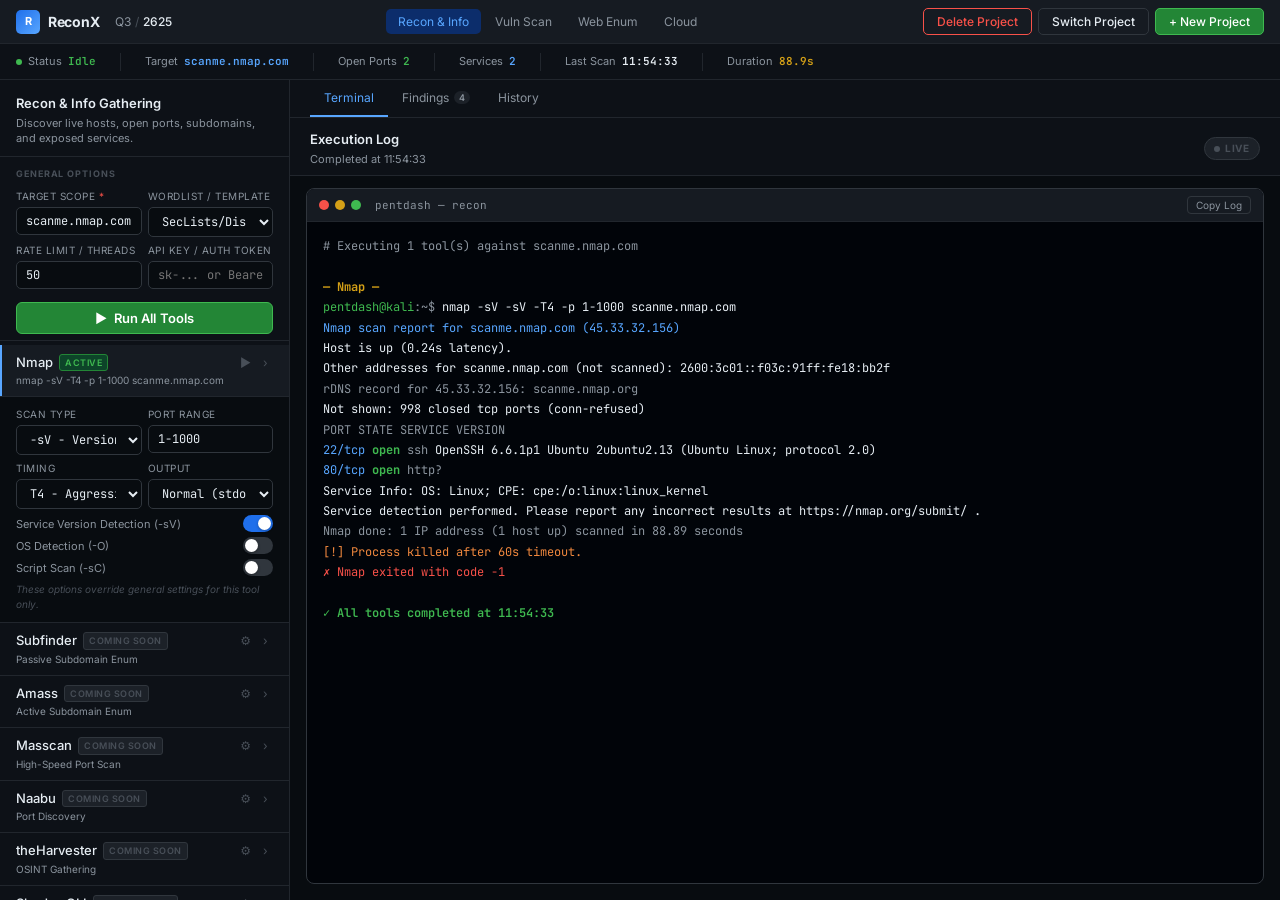
<file: docs/reconx-dashboard-v2.html>
<!DOCTYPE html>
<html lang="en">
<head>
<meta charset="UTF-8"/>
<meta name="viewport" content="width=device-width, initial-scale=1.0"/>
<title>ReconX — Recon Dashboard</title>
<style>
@import url('https://fonts.googleapis.com/css2?family=Inter:wght@300;400;500;600;700&family=JetBrains+Mono:wght@400;500&display=swap');

:root {
  --bg:        #080c10;
  --bg2:       #0d1117;
  --bg3:       #161b22;
  --bg4:       #1c2128;
  --border:    #21262d;
  --border2:   #30363d;
  --text:      #e6edf3;
  --muted:     #8b949e;
  --faint:     #484f58;
  --green:     #3fb950;
  --green-d:   #238636;
  --green-bg:  #0d4429;
  --blue:      #58a6ff;
  --blue-d:    #1f6feb;
  --blue-bg:   #0c2d6b;
  --amber:     #d4a017;
  --amber-bg:  #3d2a00;
  --red:       #f85149;
  --red-bg:    #3d1117;
  --orange:    #f0883e;
  --purple:    #a371f7;
  --cyan:      #39d353;
  --accent:    #58a6ff;
}

* { margin:0; padding:0; box-sizing:border-box; }
html, body { height:100%; }

body {
  font-family: 'Inter', system-ui, sans-serif;
  background: var(--bg);
  color: var(--text);
  height: 100vh;
  display: flex;
  flex-direction: column;
  overflow: hidden;
  font-size: 13px;
  line-height: 1.5;
}

/* ═══════════════════════════════════════
   TOP NAV
═══════════════════════════════════════ */
.topnav {
  background: var(--bg3);
  border-bottom: 1px solid var(--border);
  height: 44px;
  display: flex;
  align-items: center;
  justify-content: space-between;
  padding: 0 16px;
  flex-shrink: 0;
  z-index: 20;
}
.topnav-left {
  display: flex;
  align-items: center;
  gap: 0;
}
.logo {
  display: flex;
  align-items: center;
  gap: 8px;
  font-weight: 700;
  font-size: 14px;
  letter-spacing: -0.02em;
  color: var(--text);
  margin-right: 16px;
}
.logo-icon {
  width: 24px; height: 24px;
  background: linear-gradient(135deg, var(--blue-d), var(--blue));
  border-radius: 5px;
  display: flex; align-items: center; justify-content: center;
  font-size: 11px; font-weight: 700; color: #fff;
}
.breadcrumb {
  display: flex; align-items: center; gap: 4px;
  font-size: 12px; color: var(--muted);
}
.breadcrumb .sep { color: var(--faint); }
.breadcrumb .current { color: var(--text); font-weight: 500; }

.topnav-center {
  display: flex; align-items: center; gap: 2px;
}
.tab {
  padding: 5px 12px;
  font-size: 12px;
  color: var(--muted);
  cursor: pointer;
  border-radius: 5px;
  border: none;
  background: none;
  font-family: inherit;
  transition: color .15s, background .15s;
}
.tab:hover { color: var(--text); background: var(--bg4); }
.tab.active { color: var(--blue); background: var(--blue-bg); }

.topnav-right {
  display: flex; align-items: center; gap: 6px;
}

/* ═══════════════════════════════════════
   STAT BAR
═══════════════════════════════════════ */
.stat-bar {
  background: var(--bg2);
  border-bottom: 1px solid var(--border);
  padding: 0 16px;
  height: 36px;
  display: flex;
  align-items: center;
  gap: 24px;
  flex-shrink: 0;
}
.stat-item {
  display: flex; align-items: center; gap: 6px;
  font-size: 11px;
}
.stat-label { color: var(--muted); }
.stat-val { font-weight: 600; font-family: 'JetBrains Mono', monospace; }
.stat-val.green { color: var(--green); }
.stat-val.blue  { color: var(--blue); }
.stat-val.amber { color: var(--amber); }
.stat-val.red   { color: var(--red); }
.stat-dot {
  width: 6px; height: 6px; border-radius: 50%;
}
.stat-dot.green { background: var(--green); }
.stat-dot.amber { background: var(--amber); animation: pulse 1s ease infinite; }
.stat-bar-sep { width: 1px; height: 18px; background: var(--border); }

/* ═══════════════════════════════════════
   MAIN LAYOUT
═══════════════════════════════════════ */
.main {
  display: flex;
  flex: 1;
  overflow: hidden;
}

/* ═══════════════════════════════════════
   LEFT PANEL
═══════════════════════════════════════ */
.left-panel {
  width: 290px;
  flex-shrink: 0;
  background: var(--bg2);
  border-right: 1px solid var(--border);
  display: flex;
  flex-direction: column;
  overflow: hidden;
}
.left-panel-scroll {
  flex: 1;
  overflow-y: auto;
  overflow-x: hidden;
}
.left-panel-scroll::-webkit-scrollbar { width: 3px; }
.left-panel-scroll::-webkit-scrollbar-thumb { background: var(--border2); border-radius: 2px; }

.panel-header {
  padding: 14px 16px 10px;
  border-bottom: 1px solid var(--border);
}
.panel-header h2 {
  font-size: 13px; font-weight: 600; color: var(--text);
  margin-bottom: 2px;
}
.panel-header p { font-size: 11px; color: var(--muted); line-height: 1.4; }

.section-label {
  font-size: 9px; font-weight: 700;
  letter-spacing: 0.1em; text-transform: uppercase;
  color: var(--faint); padding: 10px 16px 5px;
}

.form-group { padding: 3px 16px; }
.form-label {
  font-size: 10px; color: var(--muted);
  margin-bottom: 3px; display: block;
  text-transform: uppercase; letter-spacing: 0.05em;
}
.form-label .req { color: var(--red); }
.inp {
  width: 100%;
  background: var(--bg);
  border: 1px solid var(--border2);
  border-radius: 5px;
  color: var(--text);
  font-size: 12px;
  padding: 5px 9px;
  font-family: 'JetBrains Mono', monospace;
  outline: none;
  transition: border-color .15s, box-shadow .15s;
}
.inp:focus {
  border-color: var(--blue-d);
  box-shadow: 0 0 0 2px rgba(31,111,235,.2);
}
select.inp { cursor: pointer; }
.form-row { display: flex; gap: 6px; padding: 3px 16px; }
.form-row .form-group { padding: 0; flex: 1; }

.run-btn {
  margin: 10px 16px 6px;
  width: calc(100% - 32px);
  padding: 7px 12px;
  background: var(--green-d);
  color: #fff;
  border: 1px solid var(--green);
  border-radius: 6px;
  font-size: 13px; font-weight: 600;
  cursor: pointer; font-family: inherit;
  display: flex; align-items: center; justify-content: center; gap: 7px;
  transition: background .15s, transform .1s;
  letter-spacing: 0.01em;
}
.run-btn:hover:not(:disabled) { background: #2ea043; }
.run-btn:active { transform: scale(.99); }
.run-btn.running {
  background: var(--amber-bg); border-color: var(--amber);
  color: var(--amber); cursor: not-allowed;
}
.spinner {
  width: 11px; height: 11px;
  border: 2px solid currentColor;
  border-top-color: transparent;
  border-radius: 50%;
  animation: spin .7s linear infinite;
  display: none;
}
.run-btn.running .spinner { display: block; }
.run-btn.running .run-icon { display: none; }

/* ═══════════════════════════════════════
   TOOL LIST
═══════════════════════════════════════ */
.divider { height: 1px; background: var(--border); margin: 4px 0; }

.tool-item {
  padding: 8px 16px;
  border-bottom: 1px solid var(--border);
  cursor: pointer;
  transition: background .1s;
  position: relative;
}
.tool-item:hover { background: var(--bg3); }
.tool-item.active { background: var(--bg3); }
.tool-item.active::before {
  content: '';
  position: absolute; left: 0; top: 0; bottom: 0;
  width: 2px; background: var(--blue);
}
.tool-row {
  display: flex; align-items: center; justify-content: space-between;
}
.tool-name-row {
  display: flex; align-items: center; gap: 6px;
}
.tool-name {
  font-size: 13px; font-weight: 500; color: var(--text);
}
.badge {
  font-size: 9px; padding: 1px 5px;
  border-radius: 3px; font-weight: 600;
  text-transform: uppercase; letter-spacing: 0.06em;
}
.b-soon   { background: var(--bg4); color: var(--faint); border: 1px solid var(--border2); }
.b-active { background: var(--green-bg); color: var(--green); border: 1px solid var(--green-d); }
.b-run    { background: var(--amber-bg); color: var(--amber); border: 1px solid var(--amber); animation: pulse 1s ease infinite; }
.b-done   { background: var(--green-bg); color: var(--green); border: 1px solid var(--green-d); }
.b-error  { background: var(--red-bg); color: var(--red); border: 1px solid var(--red); }
.tool-desc { font-size: 10px; color: var(--muted); margin-top: 1px; }
.tool-actions {
  display: flex; gap: 2px;
}
.icon-btn {
  background: none; border: none; color: var(--faint);
  cursor: pointer; padding: 3px 5px; border-radius: 4px;
  font-size: 12px; line-height: 1;
  transition: color .1s, background .1s;
  font-family: inherit;
}
.icon-btn:hover { color: var(--text); background: var(--border2); }

/* expanded nmap */
.tool-expanded {
  background: var(--bg);
  border-bottom: 1px solid var(--border);
  padding: 10px 16px;
}
.sub-row { display: flex; gap: 6px; margin-bottom: 6px; }
.sub-row .form-group { padding: 0; flex: 1; }

.toggle-row {
  display: flex; align-items: center;
  justify-content: space-between; margin-bottom: 5px;
}
.toggle-lbl { font-size: 11px; color: var(--muted); }
.toggle {
  width: 30px; height: 17px;
  background: var(--border2); border-radius: 9px;
  position: relative; cursor: pointer;
  border: none; transition: background .2s; flex-shrink: 0;
}
.toggle.on { background: var(--blue-d); }
.toggle::after {
  content: ''; position: absolute;
  width: 13px; height: 13px; background: #fff;
  border-radius: 50%; top: 2px; left: 2px;
  transition: left .2s; box-shadow: 0 1px 3px rgba(0,0,0,.3);
}
.toggle.on::after { left: 15px; }
.expand-note { font-size: 10px; color: var(--faint); margin-top: 6px; font-style: italic; }

/* ═══════════════════════════════════════
   RIGHT PANEL
═══════════════════════════════════════ */
.right-panel {
  flex: 1; display: flex; flex-direction: column;
  background: var(--bg); overflow: hidden;
}

/* tabs row */
.right-tabs {
  display: flex; align-items: center;
  padding: 0 20px;
  border-bottom: 1px solid var(--border);
  gap: 0; flex-shrink: 0;
  background: var(--bg2);
}
.rtab {
  padding: 10px 14px;
  font-size: 12px; color: var(--muted);
  cursor: pointer; border: none; background: none;
  font-family: inherit; border-bottom: 2px solid transparent;
  transition: color .15s, border-color .15s;
  display: flex; align-items: center; gap: 5px;
}
.rtab:hover { color: var(--text); }
.rtab.active { color: var(--blue); border-bottom-color: var(--blue); }
.rtab-count {
  background: var(--bg4); color: var(--muted);
  font-size: 9px; padding: 1px 5px;
  border-radius: 9px; font-weight: 600;
}
.rtab.active .rtab-count { background: var(--blue-bg); color: var(--blue); }

.right-header {
  padding: 12px 20px 8px;
  display: flex; align-items: center; justify-content: space-between;
  flex-shrink: 0; border-bottom: 1px solid var(--border);
  background: var(--bg2);
}
.exec-info {}
.exec-title { font-size: 13px; font-weight: 600; color: var(--text); }
.exec-time { font-size: 11px; color: var(--muted); margin-top: 1px; }
.live-pill {
  display: flex; align-items: center; gap: 5px;
  padding: 3px 9px; border-radius: 12px;
  font-size: 10px; font-weight: 700; letter-spacing: 0.08em;
  text-transform: uppercase;
  background: var(--green-bg); color: var(--green);
  border: 1px solid var(--green-d);
  transition: all .3s;
}
.live-pill.idle { background: var(--bg4); color: var(--faint); border-color: var(--border2); }
.live-dot { width: 6px; height: 6px; border-radius: 50%; background: currentColor; }
.live-pill:not(.idle) .live-dot { animation: pulse 1s ease infinite; }

/* ═══════════════════════════════════════
   TERMINAL
═══════════════════════════════════════ */
.terminal-wrap {
  flex: 1; overflow: hidden;
  display: flex; flex-direction: column;
  padding: 12px 16px 16px;
}
.terminal-window {
  flex: 1; display: flex; flex-direction: column;
  background: #010409;
  border: 1px solid var(--border2);
  border-radius: 8px; overflow: hidden;
}
.terminal-bar {
  background: var(--bg3);
  border-bottom: 1px solid var(--border);
  padding: 7px 12px;
  display: flex; align-items: center; gap: 6px; flex-shrink: 0;
}
.tdot { width: 10px; height: 10px; border-radius: 50%; cursor: pointer; }
.tdot-r { background: #f85149; }
.tdot-y { background: #d4a017; }
.tdot-g { background: #3fb950; }
.t-title {
  font-size: 11px; color: var(--muted); margin-left: 8px;
  font-family: 'JetBrains Mono', monospace;
  flex: 1;
}
.t-copy-btn {
  background: none; border: 1px solid var(--border2);
  color: var(--muted); font-size: 10px; padding: 2px 8px;
  border-radius: 4px; cursor: pointer; font-family: inherit;
  transition: all .15s;
}
.t-copy-btn:hover { color: var(--text); border-color: var(--muted); }

.terminal-body {
  flex: 1; overflow-y: auto;
  padding: 14px 16px;
  font-family: 'JetBrains Mono', monospace;
  font-size: 12px; line-height: 1.7;
}
.terminal-body::-webkit-scrollbar { width: 3px; }
.terminal-body::-webkit-scrollbar-thumb { background: var(--border2); border-radius: 2px; }

/* terminal colours */
.tc  { color: var(--muted); }      /* comment */
.ti  { color: var(--blue); }       /* info */
.tp  { color: var(--green); }      /* prompt */
.tcmd { color: var(--text); }      /* cmd */
.th  { color: var(--blue); }       /* hostname */
.ts  { color: var(--green); font-weight: 600; }   /* success */
.tw  { color: var(--orange); }     /* warn */
.te  { color: var(--red); }        /* error */
.tport { color: var(--blue); }
.topen { color: var(--green); font-weight: 700; }
.tlbl  { color: var(--muted); }
.tval  { color: var(--text); }
.thead { color: var(--amber); font-weight: 700; }
.tline { animation: fadein .08s ease forwards; display: block; }

/* ═══════════════════════════════════════
   FINDINGS PANEL (tab 2)
═══════════════════════════════════════ */
.findings-panel {
  flex: 1; overflow-y: auto; padding: 16px 20px;
  display: none;
}
.findings-panel.visible { display: block; }
.findings-panel::-webkit-scrollbar { width: 3px; }
.findings-panel::-webkit-scrollbar-thumb { background: var(--border2); }

.finding-card {
  background: var(--bg2); border: 1px solid var(--border);
  border-radius: 8px; padding: 12px 16px; margin-bottom: 10px;
  border-left: 3px solid var(--border);
  transition: border-color .15s;
}
.finding-card:hover { border-left-color: var(--blue); }
.finding-card.open-port { border-left-color: var(--green); }
.finding-card.warn-port { border-left-color: var(--orange); }
.finding-card.info-host { border-left-color: var(--blue); }
.finding-header {
  display: flex; align-items: center; justify-content: space-between; margin-bottom: 6px;
}
.finding-title { font-size: 13px; font-weight: 600; color: var(--text); }
.finding-meta { font-size: 10px; color: var(--muted); margin-top: 2px; }
.finding-badge {
  font-size: 9px; padding: 2px 7px; border-radius: 4px;
  font-weight: 700; text-transform: uppercase; letter-spacing: 0.06em;
}
.fb-open  { background: var(--green-bg); color: var(--green); }
.fb-info  { background: var(--blue-bg); color: var(--blue); }
.fb-warn  { background: var(--amber-bg); color: var(--amber); }

/* ═══════════════════════════════════════
   HISTORY PANEL (tab 3)
═══════════════════════════════════════ */
.history-panel {
  flex: 1; overflow-y: auto; padding: 16px 20px;
  display: none;
}
.history-panel.visible { display: block; }
.history-panel::-webkit-scrollbar { width: 3px; }
.h-row {
  display: flex; align-items: center; gap: 12px;
  padding: 10px 0; border-bottom: 1px solid var(--border);
}
.h-icon {
  width: 28px; height: 28px; border-radius: 6px;
  display: flex; align-items: center; justify-content: center;
  font-size: 12px; flex-shrink: 0;
}
.h-icon.s { background: var(--green-bg); color: var(--green); }
.h-icon.e { background: var(--red-bg); color: var(--red); }
.h-target { font-size: 12px; font-weight: 500; color: var(--text); }
.h-detail { font-size: 10px; color: var(--muted); margin-top: 1px; }
.h-time   { font-size: 10px; color: var(--faint); margin-left: auto; white-space: nowrap; }

/* ═══════════════════════════════════════
   BUTTONS
═══════════════════════════════════════ */
.btn {
  padding: 5px 13px; border-radius: 5px;
  border: 1px solid var(--border2);
  font-size: 12px; cursor: pointer;
  font-family: inherit;
  transition: background .15s, border-color .15s, color .15s;
  font-weight: 500;
}
.btn-ghost { background: var(--bg3); color: var(--text); }
.btn-ghost:hover { background: var(--bg4); border-color: var(--muted); }
.btn-primary { background: var(--green-d); color: #fff; border-color: var(--green); }
.btn-primary:hover { background: #2ea043; }
.btn-danger { background: var(--bg3); color: var(--red); border-color: var(--red); }
.btn-danger:hover { background: var(--red-bg); }

/* ═══════════════════════════════════════
   MODAL
═══════════════════════════════════════ */
.overlay {
  display: none; position: fixed; inset: 0;
  background: rgba(0,0,0,.72); z-index: 100;
  align-items: center; justify-content: center;
  backdrop-filter: blur(2px);
}
.overlay.open { display: flex; }
.modal {
  background: var(--bg3); border: 1px solid var(--border2);
  border-radius: 10px; width: 400px; padding: 24px;
  box-shadow: 0 24px 60px rgba(0,0,0,.6);
  animation: modalIn .15s ease;
}
.modal h3 { font-size: 16px; color: var(--text); margin-bottom: 8px; }
.modal p { font-size: 12px; color: var(--muted); line-height: 1.6; margin-bottom: 20px; }
.modal-actions { display: flex; gap: 8px; justify-content: flex-end; }
.modal-warn { color: var(--amber); background: var(--amber-bg); border: 1px solid var(--amber); border-radius: 6px; padding: 8px 12px; font-size: 11px; margin-bottom: 16px; }

/* toast */
.toast {
  position: fixed; bottom: 24px; right: 24px;
  background: var(--bg3); border: 1px solid var(--border2);
  border-radius: 8px; padding: 10px 16px;
  font-size: 12px; color: var(--text);
  box-shadow: 0 8px 24px rgba(0,0,0,.4);
  display: flex; align-items: center; gap: 8px;
  opacity: 0; transform: translateY(8px);
  transition: opacity .2s, transform .2s;
  pointer-events: none; z-index: 200;
  max-width: 280px;
}
.toast.show { opacity: 1; transform: translateY(0); }
.toast-dot { width: 8px; height: 8px; border-radius: 50%; flex-shrink: 0; }

/* ═══════════════════════════════════════
   ANIMATIONS
═══════════════════════════════════════ */
@keyframes spin    { to { transform: rotate(360deg); } }
@keyframes pulse   { 0%,100%{opacity:1} 50%{opacity:.4} }
@keyframes blink   { 0%,100%{opacity:1} 50%{opacity:0} }
@keyframes fadein  { from{opacity:0;transform:translateY(3px)} to{opacity:1;transform:translateY(0)} }
@keyframes modalIn { from{opacity:0;transform:scale(.97)} to{opacity:1;transform:scale(1)} }

.cursor {
  display: inline-block; width: 7px; height: 13px;
  background: var(--green); vertical-align: text-bottom;
  animation: blink 1s step-end infinite; margin-left: 1px;
}
</style>
</head>
<body>

<!-- ── TOP NAV ── -->
<div class="topnav">
  <div class="topnav-left">
    <div class="logo">
      <div class="logo-icon">R</div>
      ReconX
    </div>
    <div class="breadcrumb">
      <span>Q3</span>
      <span class="sep">/</span>
      <span class="current">2625</span>
    </div>
  </div>
  <div class="topnav-center">
    <button class="tab active" onclick="switchTab(this,'recon')">Recon &amp; Info</button>
    <button class="tab" onclick="switchTab(this,'vuln')">Vuln Scan</button>
    <button class="tab" onclick="switchTab(this,'web')">Web Enum</button>
    <button class="tab" onclick="switchTab(this,'cloud')">Cloud</button>
  </div>
  <div class="topnav-right">
    <button class="btn btn-danger" onclick="openModal('deleteModal')">Delete Project</button>
    <button class="btn btn-ghost" onclick="openModal('switchModal')">Switch Project</button>
    <button class="btn btn-primary" onclick="openModal('newModal')">+ New Project</button>
  </div>
</div>

<!-- ── STAT BAR ── -->
<div class="stat-bar">
  <div class="stat-item">
    <div class="stat-dot green" id="scanStatusDot"></div>
    <span class="stat-label">Status</span>
    <span class="stat-val green" id="scanStatusVal">Idle</span>
  </div>
  <div class="stat-bar-sep"></div>
  <div class="stat-item">
    <span class="stat-label">Target</span>
    <span class="stat-val blue" id="statTarget">scanme.nmap.com</span>
  </div>
  <div class="stat-bar-sep"></div>
  <div class="stat-item">
    <span class="stat-label">Open Ports</span>
    <span class="stat-val green" id="statPorts">2</span>
  </div>
  <div class="stat-bar-sep"></div>
  <div class="stat-item">
    <span class="stat-label">Services</span>
    <span class="stat-val blue" id="statServices">2</span>
  </div>
  <div class="stat-bar-sep"></div>
  <div class="stat-item">
    <span class="stat-label">Last Scan</span>
    <span class="stat-val" id="statLastScan">11:54:33</span>
  </div>
  <div class="stat-bar-sep"></div>
  <div class="stat-item">
    <span class="stat-label">Duration</span>
    <span class="stat-val amber" id="statDuration">88.9s</span>
  </div>
</div>

<!-- ── MAIN ── -->
<div class="main">

  <!-- ── LEFT PANEL ── -->
  <div class="left-panel">
    <div class="panel-header">
      <h2>Recon &amp; Info Gathering</h2>
      <p>Discover live hosts, open ports, subdomains, and exposed services.</p>
    </div>
    <div class="left-panel-scroll">

      <div class="section-label">General Options</div>

      <div class="form-row">
        <div class="form-group">
          <label class="form-label">Target Scope <span class="req">*</span></label>
          <input class="inp" id="targetScope" type="text" value="scanme.nmap.com" placeholder="host / CIDR / URL"/>
        </div>
        <div class="form-group">
          <label class="form-label">Wordlist / Template</label>
          <select class="inp">
            <option>SecLists/Discovery/I...</option>
            <option>SecLists/Discovery/Web</option>
            <option>Custom Wordlist</option>
          </select>
        </div>
      </div>

      <div class="form-row">
        <div class="form-group">
          <label class="form-label">Rate Limit / Threads</label>
          <input class="inp" type="number" value="50"/>
        </div>
        <div class="form-group">
          <label class="form-label">API Key / Auth Token</label>
          <input class="inp" type="text" placeholder="sk-... or Bearer token"/>
        </div>
      </div>

      <button class="run-btn" id="runBtn" onclick="runAllTools()">
        <span class="spinner"></span>
        <span class="run-icon">▶</span>
        <span id="runBtnTxt">Run All Tools</span>
      </button>

      <div class="divider"></div>

      <!-- NMAP active -->
      <div class="tool-item active" onclick="toggleExpand()">
        <div class="tool-row">
          <div class="tool-name-row">
            <span class="tool-name">Nmap</span>
            <span class="badge b-active" id="nmapBadge">active</span>
          </div>
          <div class="tool-actions">
            <button class="icon-btn" title="Run only Nmap" onclick="event.stopPropagation(); runOnlyNmap()" title="Run">▶</button>
            <button class="icon-btn" onclick="event.stopPropagation(); toggleExpand()">›</button>
          </div>
        </div>
        <div class="tool-desc" id="nmapPreview">nmap -sV -T4 -p 1-1000 scanme.nmap.com</div>
      </div>
      <div id="nmapExpand" class="tool-expanded">
        <div class="sub-row">
          <div class="form-group">
            <label class="form-label">Scan Type</label>
            <select class="inp" id="nmapType">
              <option>-sV - Version Detec...</option>
              <option>-sS - SYN Scan</option>
              <option>-sT - TCP Connect</option>
              <option>-sU - UDP Scan</option>
            </select>
          </div>
          <div class="form-group">
            <label class="form-label">Port Range</label>
            <input class="inp" id="nmapPorts" type="text" value="1-1000" oninput="updatePreview()"/>
          </div>
        </div>
        <div class="sub-row">
          <div class="form-group">
            <label class="form-label">Timing</label>
            <select class="inp" id="nmapTiming">
              <option>T4 - Aggressive</option>
              <option>T1 - Sneaky</option>
              <option>T2 - Polite</option>
              <option>T3 - Normal</option>
              <option>T5 - Insane</option>
            </select>
          </div>
          <div class="form-group">
            <label class="form-label">Output</label>
            <select class="inp">
              <option>Normal (stdout)</option>
              <option>XML</option>
              <option>Grepable</option>
            </select>
          </div>
        </div>
        <div class="toggle-row">
          <span class="toggle-lbl">Service Version Detection (-sV)</span>
          <button class="toggle on" onclick="this.classList.toggle('on')"></button>
        </div>
        <div class="toggle-row">
          <span class="toggle-lbl">OS Detection (-O)</span>
          <button class="toggle" onclick="this.classList.toggle('on')"></button>
        </div>
        <div class="toggle-row">
          <span class="toggle-lbl">Script Scan (-sC)</span>
          <button class="toggle" onclick="this.classList.toggle('on')"></button>
        </div>
        <p class="expand-note">These options override general settings for this tool only.</p>
      </div>

      <!-- other tools -->
      <div class="tool-item"><div class="tool-row"><div class="tool-name-row"><span class="tool-name">Subfinder</span><span class="badge b-soon">coming soon</span></div><div class="tool-actions"><button class="icon-btn">⚙</button><button class="icon-btn">›</button></div></div><div class="tool-desc">Passive Subdomain Enum</div></div>
      <div class="tool-item"><div class="tool-row"><div class="tool-name-row"><span class="tool-name">Amass</span><span class="badge b-soon">coming soon</span></div><div class="tool-actions"><button class="icon-btn">⚙</button><button class="icon-btn">›</button></div></div><div class="tool-desc">Active Subdomain Enum</div></div>
      <div class="tool-item"><div class="tool-row"><div class="tool-name-row"><span class="tool-name">Masscan</span><span class="badge b-soon">coming soon</span></div><div class="tool-actions"><button class="icon-btn">⚙</button><button class="icon-btn">›</button></div></div><div class="tool-desc">High-Speed Port Scan</div></div>
      <div class="tool-item"><div class="tool-row"><div class="tool-name-row"><span class="tool-name">Naabu</span><span class="badge b-soon">coming soon</span></div><div class="tool-actions"><button class="icon-btn">⚙</button><button class="icon-btn">›</button></div></div><div class="tool-desc">Port Discovery</div></div>
      <div class="tool-item"><div class="tool-row"><div class="tool-name-row"><span class="tool-name">theHarvester</span><span class="badge b-soon">coming soon</span></div><div class="tool-actions"><button class="icon-btn">⚙</button><button class="icon-btn">›</button></div></div><div class="tool-desc">OSINT Gathering</div></div>
      <div class="tool-item"><div class="tool-row"><div class="tool-name-row"><span class="tool-name">Shodan CLI</span><span class="badge b-soon">coming soon</span></div><div class="tool-actions"><button class="icon-btn">⚙</button><button class="icon-btn">›</button></div></div><div class="tool-desc">Host Lookup via Shodan</div></div>

    </div><!-- /scroll -->
  </div><!-- /left-panel -->

  <!-- ── RIGHT PANEL ── -->
  <div class="right-panel">

    <div class="right-tabs">
      <button class="rtab active" id="tab-terminal" onclick="switchRTab('terminal', this)">Terminal</button>
      <button class="rtab" id="tab-findings" onclick="switchRTab('findings', this)">
        Findings <span class="rtab-count" id="findingsCount">4</span>
      </button>
      <button class="rtab" id="tab-history" onclick="switchRTab('history', this)">History</button>
    </div>

    <div class="right-header">
      <div class="exec-info">
        <div class="exec-title">Execution Log</div>
        <div class="exec-time" id="execTime">Completed at 11:54:33</div>
      </div>
      <div class="live-pill idle" id="livePill">
        <div class="live-dot"></div>
        LIVE
      </div>
    </div>

    <!-- TERMINAL TAB -->
    <div id="view-terminal" style="flex:1;display:flex;flex-direction:column;overflow:hidden;">
      <div class="terminal-wrap">
        <div class="terminal-window">
          <div class="terminal-bar">
            <div class="tdot tdot-r"></div>
            <div class="tdot tdot-y"></div>
            <div class="tdot tdot-g"></div>
            <span class="t-title" id="termTitle">pentdash — recon</span>
            <button class="t-copy-btn" onclick="copyLog()">Copy Log</button>
          </div>
          <div class="terminal-body" id="termBody"></div>
        </div>
      </div>
    </div>

    <!-- FINDINGS TAB -->
    <div id="view-findings" class="findings-panel">
      <div class="finding-card open-port">
        <div class="finding-header">
          <div>
            <div class="finding-title">22/tcp — SSH Open</div>
            <div class="finding-meta">OpenSSH 6.6.1p1 Ubuntu 2ubuntu2.13 · 45.33.32.156</div>
          </div>
          <span class="finding-badge fb-open">Open Port</span>
        </div>
      </div>
      <div class="finding-card open-port">
        <div class="finding-header">
          <div>
            <div class="finding-title">80/tcp — HTTP Open</div>
            <div class="finding-meta">Apache httpd 2.4.7 · 45.33.32.156</div>
          </div>
          <span class="finding-badge fb-open">Open Port</span>
        </div>
      </div>
      <div class="finding-card info-host">
        <div class="finding-header">
          <div>
            <div class="finding-title">Host Identified</div>
            <div class="finding-meta">scanme.nmap.com → 45.33.32.156 · rDNS: scanme.nmap.org</div>
          </div>
          <span class="finding-badge fb-info">Host Info</span>
        </div>
      </div>
      <div class="finding-card warn-port">
        <div class="finding-header">
          <div>
            <div class="finding-title">OS Fingerprint</div>
            <div class="finding-meta">Linux · CPE: cpe:/o:linux:linux_kernel</div>
          </div>
          <span class="finding-badge fb-warn">OS Info</span>
        </div>
      </div>
    </div>

    <!-- HISTORY TAB -->
    <div id="view-history" class="history-panel">
      <div class="h-row">
        <div class="h-icon s">✓</div>
        <div>
          <div class="h-target">scanme.nmap.com</div>
          <div class="h-detail">Nmap · 2 open ports · 88.9s</div>
        </div>
        <div class="h-time">Today 11:54</div>
      </div>
      <div class="h-row">
        <div class="h-icon s">✓</div>
        <div>
          <div class="h-target">192.168.1.0/24</div>
          <div class="h-detail">Nmap · 12 open ports · 142s</div>
        </div>
        <div class="h-time">Yesterday 09:22</div>
      </div>
      <div class="h-row">
        <div class="h-icon e">✗</div>
        <div>
          <div class="h-target">testphp.vulnweb.com</div>
          <div class="h-detail">Nmap · Timeout after 60s</div>
        </div>
        <div class="h-time">Jun 8 · 14:07</div>
      </div>
      <div class="h-row">
        <div class="h-icon s">✓</div>
        <div>
          <div class="h-target">demo.ine.com</div>
          <div class="h-detail">Nmap · 5 open ports · 37.2s</div>
        </div>
        <div class="h-time">Jun 7 · 18:45</div>
      </div>
    </div>

  </div><!-- /right-panel -->
</div><!-- /main -->

<!-- ── DELETE MODAL ── -->
<div class="overlay" id="deleteModal">
  <div class="modal">
    <h3>Delete Project</h3>
    <div class="modal-warn">⚠ This action is permanent and cannot be undone.</div>
    <p>All scan data, findings, and history for <strong style="color:var(--text)">Q3 / 2625</strong> will be permanently removed.</p>
    <div class="modal-actions">
      <button class="btn btn-ghost" onclick="closeModal('deleteModal')">Cancel</button>
      <button class="btn btn-danger" onclick="confirmDelete()">Delete Project</button>
    </div>
  </div>
</div>

<!-- ── SWITCH MODAL ── -->
<div class="overlay" id="switchModal">
  <div class="modal">
    <h3>Switch Project</h3>
    <p>Select a project to switch to, or create a new one.</p>
    <div style="display:flex;flex-direction:column;gap:6px;margin-bottom:16px;">
      <div style="background:var(--bg4);border:1px solid var(--blue-d);border-radius:6px;padding:9px 12px;font-size:12px;color:var(--blue);cursor:pointer;">Q3 / 2625 <span style="font-size:10px;color:var(--muted);margin-left:6px;">(current)</span></div>
      <div style="background:var(--bg);border:1px solid var(--border2);border-radius:6px;padding:9px 12px;font-size:12px;color:var(--text);cursor:pointer;" onclick="toast('Switched to Q2/1841','blue')">Q2 / 1841</div>
      <div style="background:var(--bg);border:1px solid var(--border2);border-radius:6px;padding:9px 12px;font-size:12px;color:var(--text);cursor:pointer;" onclick="toast('Switched to Labs/Dev','blue')">Labs / Dev</div>
    </div>
    <div class="modal-actions">
      <button class="btn btn-ghost" onclick="closeModal('switchModal')">Cancel</button>
    </div>
  </div>
</div>

<!-- ── NEW PROJECT MODAL ── -->
<div class="overlay" id="newModal">
  <div class="modal">
    <h3>New Project</h3>
    <p>Create a new reconnaissance project to organize your targets and scans.</p>
    <div class="form-group" style="padding:0;margin-bottom:8px;">
      <label class="form-label">Project Name</label>
      <input class="inp" type="text" placeholder="e.g. Bug Bounty · H1" id="newProjectName"/>
    </div>
    <div class="form-group" style="padding:0;margin-bottom:16px;">
      <label class="form-label">Initial Target</label>
      <input class="inp" type="text" placeholder="domain.com or 10.0.0.0/24" id="newProjectTarget"/>
    </div>
    <div class="modal-actions">
      <button class="btn btn-ghost" onclick="closeModal('newModal')">Cancel</button>
      <button class="btn btn-primary" onclick="confirmNew()">Create Project</button>
    </div>
  </div>
</div>

<!-- TOAST -->
<div class="toast" id="toast">
  <div class="toast-dot" id="toastDot"></div>
  <span id="toastMsg"></span>
</div>

<script>
/* ═══════════ STATE ═══════════ */
let isRunning = false;
let expandedNmap = true;

/* ═══════════ INITIAL LOG ═══════════ */
const initLog = [
  {c:'tc',  h:'# Executing 1 tool(s) against scanme.nmap.com'},
  {c:'',    h:''},
  {c:'thead',h:'— Nmap —'},
  {c:'',    h:'<span class="tp">pentdash@kali</span><span class="tlbl">:~$</span> <span class="tcmd">nmap -sV -sV -T4 -p 1-1000 scanme.nmap.com</span>'},
  {c:'ti',  h:'Nmap scan report for <span class="th">scanme.nmap.com</span> (<span class="th">45.33.32.156</span>)'},
  {c:'tval',h:'Host is up (0.24s latency).'},
  {c:'tval',h:'Other addresses for scanme.nmap.com (not scanned): 2600:3c01::f03c:91ff:fe18:bb2f'},
  {c:'tlbl',h:'rDNS record for 45.33.32.156: scanme.nmap.org'},
  {c:'tval',h:'Not shown: 998 closed tcp ports (conn-refused)'},
  {c:'',    h:'<span class="tlbl">PORT      STATE  SERVICE  VERSION</span>'},
  {c:'',    h:'<span class="tport">22/tcp</span>    <span class="topen">open</span>   <span class="tlbl">ssh</span>      <span class="tval">OpenSSH 6.6.1p1 Ubuntu 2ubuntu2.13 (Ubuntu Linux; protocol 2.0)</span>'},
  {c:'',    h:'<span class="tport">80/tcp</span>    <span class="topen">open</span>   <span class="tlbl">http?</span>'},
  {c:'tval',h:'Service Info: OS: Linux; CPE: cpe:/o:linux:linux_kernel'},
  {c:'tval',h:'Service detection performed. Please report any incorrect results at https://nmap.org/submit/ .'},
  {c:'tlbl',h:'Nmap done: 1 IP address (1 host up) scanned in 88.89 seconds'},
  {c:'tw',  h:'[!] Process killed after 60s timeout.'},
  {c:'te',  h:'✗  Nmap exited with code -1'},
  {c:'',    h:''},
  {c:'ts',  h:'✓  All tools completed at 11:54:33'},
];

function renderLog(lines) {
  const b = document.getElementById('termBody');
  b.innerHTML = lines.map(l =>
    `<span class="tline ${l.c}">${l.h || '&nbsp;'}</span>\n`
  ).join('');
  b.scrollTop = b.scrollHeight;
}

/* ═══════════ RUN SIMULATION ═══════════ */
function buildRunLines(target) {
  const ts = new Date().toLocaleTimeString([],{hour:'2-digit',minute:'2-digit',second:'2-digit'});
  return [
    {c:'tc',  h:`# Executing 1 tool(s) against ${target}`, d:0},
    {c:'',    h:'', d:250},
    {c:'thead',h:'— Nmap —', d:350},
    {c:'',    h:`<span class="tp">pentdash@kali</span><span class="tlbl">:~$</span> <span class="tcmd">nmap -sV -T4 -p 1-1000 ${target}</span>`, d:500},
    {c:'ti',  h:`Starting Nmap 7.94 ( https://nmap.org )`, d:900},
    {c:'tlbl',h:'Initiating Ping Scan at 11:54', d:1400},
    {c:'tlbl',h:`Scanning ${target} [4 ports]`, d:2000},
    {c:'ts',  h:`Completed Ping Scan at 11:54, 0.24s elapsed (1 host)`, d:2600},
    {c:'tlbl',h:'Initiating SYN Stealth Scan...', d:3100},
    {c:'tlbl',h:'Scanning ports 1-1000...', d:4000},
    {c:'tlbl',h:'Discovered open port 22/tcp on 45.33.32.156', d:6000},
    {c:'tlbl',h:'Discovered open port 80/tcp on 45.33.32.156', d:6800},
    {c:'tlbl',h:'Completed SYN Stealth Scan, 8.5s elapsed', d:8500},
    {c:'tlbl',h:'Initiating Service scan on 2 open ports...', d:8800},
    {c:'',    h:'<span class="tlbl">PORT      STATE  SERVICE  VERSION</span>', d:10000},
    {c:'',    h:'<span class="tport">22/tcp</span>    <span class="topen">open</span>   <span class="tlbl">ssh</span>      <span class="tval">OpenSSH 6.6.1p1 Ubuntu 2ubuntu2.13</span>', d:10400},
    {c:'',    h:'<span class="tport">80/tcp</span>    <span class="topen">open</span>   <span class="tlbl">http</span>     <span class="tval">Apache httpd 2.4.7</span>', d:10800},
    {c:'tval',h:'Service Info: OS: Linux; CPE: cpe:/o:linux:linux_kernel', d:11100},
    {c:'tlbl',h:`Nmap done: 1 IP address (1 host up) scanned in 88.89 seconds`, d:11500},
    {c:'',    h:'', d:11700},
    {c:'ts',  h:`✓  All tools completed at ${ts}`, d:11900, final:true},
  ];
}

function runAllTools() {
  if (isRunning) return;
  const target = document.getElementById('targetScope').value.trim() || 'scanme.nmap.com';
  startRun(target);
}
function runOnlyNmap() {
  if (isRunning) return;
  const target = document.getElementById('targetScope').value.trim() || 'scanme.nmap.com';
  startRun(target);
}

function startRun(target) {
  isRunning = true;
  switchRTab('terminal', document.getElementById('tab-terminal'));

  const btn = document.getElementById('runBtn');
  btn.classList.add('running');
  document.getElementById('runBtnTxt').textContent = 'Running...';

  document.getElementById('nmapBadge').textContent = 'running';
  document.getElementById('nmapBadge').className = 'badge b-run';
  document.getElementById('livePill').classList.remove('idle');
  document.getElementById('scanStatusDot').classList.remove('green');
  document.getElementById('scanStatusDot').style.background = 'var(--amber)';
  document.getElementById('scanStatusDot').style.animation = 'pulse 1s ease infinite';
  document.getElementById('scanStatusVal').textContent = 'Running';
  document.getElementById('scanStatusVal').style.color = 'var(--amber)';
  document.getElementById('statTarget').textContent = target;
  document.getElementById('execTime').textContent = `Started at ${new Date().toLocaleTimeString([],{hour:'2-digit',minute:'2-digit',second:'2-digit'})}`;
  document.getElementById('termTitle').textContent = `pentdash — recon · ${target}`;

  const body = document.getElementById('termBody');
  body.innerHTML = '';

  const lines = buildRunLines(target);
  lines.forEach(({c,h,d,final:isFinal}) => {
    setTimeout(() => {
      const sp = document.createElement('span');
      sp.className = `tline ${c}`;
      sp.innerHTML = (h||'&nbsp;');
      body.appendChild(document.createTextNode('\n'));
      body.appendChild(sp);
      body.scrollTop = body.scrollHeight;

      if (isFinal) {
        isRunning = false;
        btn.classList.remove('running');
        document.getElementById('runBtnTxt').textContent = 'Run All Tools';

        document.getElementById('nmapBadge').textContent = 'done';
        document.getElementById('nmapBadge').className = 'badge b-done';
        document.getElementById('livePill').classList.add('idle');
        document.getElementById('scanStatusDot').style.background = 'var(--green)';
        document.getElementById('scanStatusDot').style.animation = 'none';
        document.getElementById('scanStatusVal').textContent = 'Complete';
        document.getElementById('scanStatusVal').style.color = 'var(--green)';
        const now = new Date().toLocaleTimeString([],{hour:'2-digit',minute:'2-digit',second:'2-digit'});
        document.getElementById('execTime').textContent = `Completed at ${now}`;
        document.getElementById('statLastScan').textContent = now;
        toast('Scan complete — 2 open ports found', 'green');
      }
    }, d);
  });
}

/* ═══════════ TOGGLES ═══════════ */
function toggleExpand() {
  const el = document.getElementById('nmapExpand');
  expandedNmap = !expandedNmap;
  el.style.display = expandedNmap ? 'block' : 'none';
}
function updatePreview() {
  const t = document.getElementById('targetScope').value || 'scanme.nmap.com';
  const p = document.getElementById('nmapPorts').value || '1-1000';
  document.getElementById('nmapPreview').textContent = `nmap -sV -T4 -p ${p} ${t}`;
}
document.getElementById('targetScope').addEventListener('input', updatePreview);
document.getElementById('nmapPorts').addEventListener('input', updatePreview);

/* ═══════════ TAB SWITCHING ═══════════ */
function switchTab(el, id) {
  document.querySelectorAll('.topnav-center .tab').forEach(t => t.classList.remove('active'));
  el.classList.add('active');
}
function switchRTab(name, el) {
  ['terminal','findings','history'].forEach(v => {
    const view = document.getElementById('view-'+v);
    if(view) view.style.display = 'none';
    if(view) view.classList.remove('visible');
  });
  document.querySelectorAll('.rtab').forEach(t => t.classList.remove('active'));
  const view = document.getElementById('view-'+name);
  if (view) { view.style.display = 'flex'; if(view.classList.contains('findings-panel')||view.classList.contains('history-panel')) { view.style.display='block'; view.classList.add('visible'); } }
  if (el) el.classList.add('active');
}

/* ═══════════ MODALS ═══════════ */
function openModal(id) {
  document.getElementById(id).classList.add('open');
}
function closeModal(id) {
  document.getElementById(id).classList.remove('open');
}
document.querySelectorAll('.overlay').forEach(o => {
  o.addEventListener('click', e => { if(e.target===o) o.classList.remove('open'); });
});
function confirmDelete() {
  closeModal('deleteModal');
  const b = document.getElementById('termBody');
  b.innerHTML = '<span class="tline te">✗  Project Q3/2625 deleted. All data removed.</span>';
  document.getElementById('execTime').textContent = 'Project deleted.';
  document.getElementById('livePill').classList.add('idle');
  document.getElementById('scanStatusVal').textContent = 'Idle';
  toast('Project deleted', 'red');
}
function confirmNew() {
  const name = document.getElementById('newProjectName').value || 'New Project';
  closeModal('newModal');
  toast(`Project "${name}" created`, 'green');
}

/* ═══════════ COPY LOG ═══════════ */
function copyLog() {
  const text = document.getElementById('termBody').innerText;
  navigator.clipboard.writeText(text).then(()=>toast('Log copied to clipboard','blue')).catch(()=>{});
}

/* ═══════════ TOAST ═══════════ */
function toast(msg, color='green') {
  const t = document.getElementById('toast');
  const d = document.getElementById('toastDot');
  const m = document.getElementById('toastMsg');
  const colors = {green:'var(--green)', blue:'var(--blue)', red:'var(--red)', amber:'var(--amber)'};
  d.style.background = colors[color]||'var(--green)';
  m.textContent = msg;
  t.classList.add('show');
  setTimeout(()=>t.classList.remove('show'), 3000);
}

/* ═══════════ INIT ═══════════ */
renderLog(initLog);
// set initial tab correctly
document.getElementById('view-findings').style.display = 'none';
document.getElementById('view-history').style.display = 'none';
</script>
</body>
</html>
</file>
<file: frontend/css/style.css>
@import url('https://fonts.googleapis.com/css2?family=Inter:wght@300;400;500;600;700&family=JetBrains+Mono:wght@400;500&display=swap');

:root {
  --bg:        #080c10;
  --bg2:       #0d1117;
  --bg3:       #161b22;
  --bg4:       #1c2128;
  --border:    #21262d;
  --border2:   #30363d;
  --text:      #e6edf3;
  --muted:     #8b949e;
  --faint:     #484f58;
  --green:     #3fb950;
  --green-d:   #238636;
  --green-bg:  #0d4429;
  --blue:      #58a6ff;
  --blue-d:    #1f6feb;
  --blue-bg:   #0c2d6b;
  --amber:     #d4a017;
  --amber-bg:  #3d2a00;
  --red:       #f85149;
  --red-bg:    #3d1117;
  --orange:    #f0883e;
  --purple:    #a371f7;
  --cyan:      #39d353;
  --accent:    #58a6ff;
}

* { margin:0; padding:0; box-sizing:border-box; }
html, body { height:100%; }

body {
  font-family: 'Inter', system-ui, sans-serif;
  background: var(--bg);
  color: var(--text);
  height: 100vh;
  display: flex;
  flex-direction: column;
  overflow: hidden;
  font-size: 13px;
  line-height: 1.5;
}

/* ═══════════════════════════════════════
   TOP NAV
═══════════════════════════════════════ */
.topnav {
  background: var(--bg3);
  border-bottom: 1px solid var(--border);
  height: 44px;
  display: flex;
  align-items: center;
  justify-content: space-between;
  padding: 0 16px;
  flex-shrink: 0;
  z-index: 20;
}
.topnav-left {
  display: flex;
  align-items: center;
  gap: 0;
}
.logo {
  display: flex;
  align-items: center;
  gap: 8px;
  font-weight: 700;
  font-size: 14px;
  letter-spacing: -0.02em;
  color: var(--text);
  margin-right: 16px;
}
.logo-icon {
  width: 24px; height: 24px;
  background: linear-gradient(135deg, var(--blue-d), var(--blue));
  border-radius: 5px;
  display: flex; align-items: center; justify-content: center;
  font-size: 11px; font-weight: 700; color: #fff;
}
.breadcrumb {
  display: flex; align-items: center; gap: 4px;
  font-size: 12px; color: var(--muted);
}
.breadcrumb .sep { color: var(--faint); }
.breadcrumb .current { color: var(--text); font-weight: 500; }

.topnav-center {
  display: flex; align-items: center; gap: 2px;
}
.tab {
  padding: 5px 12px;
  font-size: 12px;
  color: var(--muted);
  cursor: pointer;
  border-radius: 5px;
  border: none;
  background: none;
  font-family: inherit;
  transition: color .15s, background .15s;
}
.tab:hover { color: var(--text); background: var(--bg4); }
.tab.active { color: var(--blue); background: var(--blue-bg); }

.topnav-right {
  display: flex; align-items: center; gap: 6px;
}

/* ═══════════════════════════════════════
   STAT BAR
═══════════════════════════════════════ */
.stat-bar {
  background: var(--bg2);
  border-bottom: 1px solid var(--border);
  padding: 0 16px;
  height: 36px;
  display: flex;
  align-items: center;
  gap: 24px;
  flex-shrink: 0;
}
.stat-item {
  display: flex; align-items: center; gap: 6px;
  font-size: 11px;
}
.stat-label { color: var(--muted); }
.stat-val { font-weight: 600; font-family: 'JetBrains Mono', monospace; }
.stat-val.green { color: var(--green); }
.stat-val.blue  { color: var(--blue); }
.stat-val.amber { color: var(--amber); }
.stat-val.red   { color: var(--red); }
.stat-dot {
  width: 6px; height: 6px; border-radius: 50%;
}
.stat-dot.green { background: var(--green); }
.stat-dot.amber { background: var(--amber); animation: pulse 1s ease infinite; }
.stat-bar-sep { width: 1px; height: 18px; background: var(--border); }

/* ═══════════════════════════════════════
   MAIN LAYOUT
═══════════════════════════════════════ */
.main {
  display: flex;
  flex: 1;
  overflow: hidden;
}

/* ═══════════════════════════════════════
   LEFT PANEL
═══════════════════════════════════════ */
.left-panel {
  width: 290px;
  flex-shrink: 0;
  background: var(--bg2);
  border-right: 1px solid var(--border);
  display: flex;
  flex-direction: column;
  overflow: hidden;
}
.left-panel-scroll {
  flex: 1;
  overflow-y: auto;
  overflow-x: hidden;
}
.left-panel-scroll::-webkit-scrollbar { width: 3px; }
.left-panel-scroll::-webkit-scrollbar-thumb { background: var(--border2); border-radius: 2px; }

.panel-header {
  padding: 14px 16px 10px;
  border-bottom: 1px solid var(--border);
}
.panel-header h2 {
  font-size: 13px; font-weight: 600; color: var(--text);
  margin-bottom: 2px;
}
.panel-header p { font-size: 11px; color: var(--muted); line-height: 1.4; }

.section-label {
  font-size: 9px; font-weight: 700;
  letter-spacing: 0.1em; text-transform: uppercase;
  color: var(--faint); padding: 10px 16px 5px;
}

.form-group { padding: 3px 16px; }
.form-label {
  font-size: 10px; color: var(--muted);
  margin-bottom: 3px; display: block;
  text-transform: uppercase; letter-spacing: 0.05em;
}
.form-label .req { color: var(--red); }
.inp {
  width: 100%;
  background: var(--bg);
  border: 1px solid var(--border2);
  border-radius: 5px;
  color: var(--text);
  font-size: 12px;
  padding: 5px 9px;
  font-family: 'JetBrains Mono', monospace;
  outline: none;
  transition: border-color .15s, box-shadow .15s;
}
.inp:focus {
  border-color: var(--blue-d);
  box-shadow: 0 0 0 2px rgba(31,111,235,.2);
}
select.inp { cursor: pointer; }
.form-row { display: flex; gap: 6px; padding: 3px 16px; }
.form-row .form-group { padding: 0; flex: 1; }

.run-btn {
  margin: 10px 16px 6px;
  width: calc(100% - 32px);
  padding: 7px 12px;
  background: var(--green-d);
  color: #fff;
  border: 1px solid var(--green);
  border-radius: 6px;
  font-size: 13px; font-weight: 600;
  cursor: pointer; font-family: inherit;
  display: flex; align-items: center; justify-content: center; gap: 7px;
  transition: background .15s, transform .1s;
  letter-spacing: 0.01em;
}
.run-btn:hover:not(:disabled) { background: #2ea043; }
.run-btn:active { transform: scale(.99); }
.run-btn.running {
  background: var(--amber-bg); border-color: var(--amber);
  color: var(--amber); cursor: not-allowed;
}
.spinner {
  width: 11px; height: 11px;
  border: 2px solid currentColor;
  border-top-color: transparent;
  border-radius: 50%;
  animation: spin .7s linear infinite;
  display: none;
}
.run-btn.running .spinner { display: block; }
.run-btn.running .run-icon { display: none; }

/* ═══════════════════════════════════════
   TOOL LIST
═══════════════════════════════════════ */
.divider { height: 1px; background: var(--border); margin: 4px 0; }

.tool-item {
  padding: 8px 16px;
  border-bottom: 1px solid var(--border);
  cursor: pointer;
  transition: background .1s;
  position: relative;
}
.tool-item:hover { background: var(--bg3); }
.tool-item.active { background: var(--bg3); }
.tool-item.active::before {
  content: '';
  position: absolute; left: 0; top: 0; bottom: 0;
  width: 2px; background: var(--blue);
}
.tool-row {
  display: flex; align-items: center; justify-content: space-between;
}
.tool-name-row {
  display: flex; align-items: center; gap: 6px;
}
.tool-name {
  font-size: 13px; font-weight: 500; color: var(--text);
}
.badge {
  font-size: 9px; padding: 1px 5px;
  border-radius: 3px; font-weight: 600;
  text-transform: uppercase; letter-spacing: 0.06em;
}
.b-soon   { background: var(--bg4); color: var(--faint); border: 1px solid var(--border2); }
.b-active { background: var(--green-bg); color: var(--green); border: 1px solid var(--green-d); }
.b-run    { background: var(--amber-bg); color: var(--amber); border: 1px solid var(--amber); animation: pulse 1s ease infinite; }
.b-done   { background: var(--green-bg); color: var(--green); border: 1px solid var(--green-d); }
.b-error  { background: var(--red-bg); color: var(--red); border: 1px solid var(--red); }
.tool-desc { font-size: 10px; color: var(--muted); margin-top: 1px; }
.tool-actions {
  display: flex; gap: 2px;
}
.icon-btn {
  background: none; border: none; color: var(--faint);
  cursor: pointer; padding: 3px 5px; border-radius: 4px;
  font-size: 12px; line-height: 1;
  transition: color .1s, background .1s;
  font-family: inherit;
}
.icon-btn:hover { color: var(--text); background: var(--border2); }

/* expanded nmap */
.tool-expanded {
  background: var(--bg);
  border-bottom: 1px solid var(--border);
  padding: 10px 16px;
}
.sub-row { display: flex; gap: 6px; margin-bottom: 6px; }
.sub-row .form-group { padding: 0; flex: 1; }

.toggle-row {
  display: flex; align-items: center;
  justify-content: space-between; margin-bottom: 5px;
}
.toggle-lbl { font-size: 11px; color: var(--muted); }
.toggle {
  width: 30px; height: 17px;
  background: var(--border2); border-radius: 9px;
  position: relative; cursor: pointer;
  border: none; transition: background .2s; flex-shrink: 0;
}
.toggle.on { background: var(--blue-d); }
.toggle::after {
  content: ''; position: absolute;
  width: 13px; height: 13px; background: #fff;
  border-radius: 50%; top: 2px; left: 2px;
  transition: left .2s; box-shadow: 0 1px 3px rgba(0,0,0,.3);
}
.toggle.on::after { left: 15px; }
.expand-note { font-size: 10px; color: var(--faint); margin-top: 6px; font-style: italic; }

/* ═══════════════════════════════════════
   RIGHT PANEL
═══════════════════════════════════════ */
.right-panel {
  flex: 1; display: flex; flex-direction: column;
  background: var(--bg); overflow: hidden;
}

/* tabs row */
.right-tabs {
  display: flex; align-items: center;
  padding: 0 20px;
  border-bottom: 1px solid var(--border);
  gap: 0; flex-shrink: 0;
  background: var(--bg2);
}
.rtab {
  padding: 10px 14px;
  font-size: 12px; color: var(--muted);
  cursor: pointer; border: none; background: none;
  font-family: inherit; border-bottom: 2px solid transparent;
  transition: color .15s, border-color .15s;
  display: flex; align-items: center; gap: 5px;
}
.rtab:hover { color: var(--text); }
.rtab.active { color: var(--blue); border-bottom-color: var(--blue); }
.rtab-count {
  background: var(--bg4); color: var(--muted);
  font-size: 9px; padding: 1px 5px;
  border-radius: 9px; font-weight: 600;
}
.rtab.active .rtab-count { background: var(--blue-bg); color: var(--blue); }

.right-header {
  padding: 12px 20px 8px;
  display: flex; align-items: center; justify-content: space-between;
  flex-shrink: 0; border-bottom: 1px solid var(--border);
  background: var(--bg2);
}
.exec-info {}
.exec-title { font-size: 13px; font-weight: 600; color: var(--text); }
.exec-time { font-size: 11px; color: var(--muted); margin-top: 1px; }
.live-pill {
  display: flex; align-items: center; gap: 5px;
  padding: 3px 9px; border-radius: 12px;
  font-size: 10px; font-weight: 700; letter-spacing: 0.08em;
  text-transform: uppercase;
  background: var(--green-bg); color: var(--green);
  border: 1px solid var(--green-d);
  transition: all .3s;
}
.live-pill.idle { background: var(--bg4); color: var(--faint); border-color: var(--border2); }
.live-dot { width: 6px; height: 6px; border-radius: 50%; background: currentColor; }
.live-pill:not(.idle) .live-dot { animation: pulse 1s ease infinite; }

/* ═══════════════════════════════════════
   TERMINAL
═══════════════════════════════════════ */
.terminal-wrap {
  flex: 1; overflow: hidden;
  display: flex; flex-direction: column;
  padding: 12px 16px 16px;
}
.terminal-window {
  flex: 1; display: flex; flex-direction: column;
  background: #010409;
  border: 1px solid var(--border2);
  border-radius: 8px; overflow: hidden;
}
.terminal-bar {
  background: var(--bg3);
  border-bottom: 1px solid var(--border);
  padding: 7px 12px;
  display: flex; align-items: center; gap: 6px; flex-shrink: 0;
}
.tdot { width: 10px; height: 10px; border-radius: 50%; cursor: pointer; }
.tdot-r { background: #f85149; }
.tdot-y { background: #d4a017; }
.tdot-g { background: #3fb950; }
.t-title {
  font-size: 11px; color: var(--muted); margin-left: 8px;
  font-family: 'JetBrains Mono', monospace;
  flex: 1;
}
.t-copy-btn {
  background: none; border: 1px solid var(--border2);
  color: var(--muted); font-size: 10px; padding: 2px 8px;
  border-radius: 4px; cursor: pointer; font-family: inherit;
  transition: all .15s;
}
.t-copy-btn:hover { color: var(--text); border-color: var(--muted); }

.terminal-body {
  flex: 1; overflow-y: auto;
  padding: 14px 16px;
  font-family: 'JetBrains Mono', monospace;
  font-size: 12px; line-height: 1.7;
}
.terminal-body::-webkit-scrollbar { width: 3px; }
.terminal-body::-webkit-scrollbar-thumb { background: var(--border2); border-radius: 2px; }

/* terminal colours */
.tc  { color: var(--muted); }      /* comment */
.ti  { color: var(--blue); }       /* info */
.tp  { color: var(--green); }      /* prompt */
.tcmd { color: var(--text); }      /* cmd */
.th  { color: var(--blue); }       /* hostname */
.ts  { color: var(--green); font-weight: 600; }   /* success */
.tw  { color: var(--orange); }     /* warn */
.te  { color: var(--red); }        /* error */
.tport { color: var(--blue); }
.topen { color: var(--green); font-weight: 700; }
.tlbl  { color: var(--muted); }
.tval  { color: var(--text); }
.thead { color: var(--amber); font-weight: 700; }
.tline { animation: fadein .08s ease forwards; display: block; }

/* ═══════════════════════════════════════
   FINDINGS PANEL (tab 2)
═══════════════════════════════════════ */
.findings-panel {
  flex: 1; overflow-y: auto; padding: 16px 20px;
  display: none;
}
.findings-panel.visible { display: block; }
.findings-panel::-webkit-scrollbar { width: 3px; }
.findings-panel::-webkit-scrollbar-thumb { background: var(--border2); }

.finding-card {
  background: var(--bg2); border: 1px solid var(--border);
  border-radius: 8px; padding: 12px 16px; margin-bottom: 10px;
  border-left: 3px solid var(--border);
  transition: border-color .15s;
}
.finding-card:hover { border-left-color: var(--blue); }
.finding-card.open-port { border-left-color: var(--green); }
.finding-card.warn-port { border-left-color: var(--orange); }
.finding-card.info-host { border-left-color: var(--blue); }
.finding-header {
  display: flex; align-items: center; justify-content: space-between; margin-bottom: 6px;
}
.finding-title { font-size: 13px; font-weight: 600; color: var(--text); }
.finding-meta { font-size: 10px; color: var(--muted); margin-top: 2px; }
.finding-badge {
  font-size: 9px; padding: 2px 7px; border-radius: 4px;
  font-weight: 700; text-transform: uppercase; letter-spacing: 0.06em;
}
.fb-open  { background: var(--green-bg); color: var(--green); }
.fb-info  { background: var(--blue-bg); color: var(--blue); }
.fb-warn  { background: var(--amber-bg); color: var(--amber); }

/* ═══════════════════════════════════════
   HISTORY PANEL (tab 3)
═══════════════════════════════════════ */
.history-panel {
  flex: 1; overflow-y: auto; padding: 16px 20px;
  display: none;
}
.history-panel.visible { display: block; }
.history-panel::-webkit-scrollbar { width: 3px; }
.h-row {
  display: flex; align-items: center; gap: 12px;
  padding: 10px 0; border-bottom: 1px solid var(--border);
}
.h-icon {
  width: 28px; height: 28px; border-radius: 6px;
  display: flex; align-items: center; justify-content: center;
  font-size: 12px; flex-shrink: 0;
}
.h-icon.s { background: var(--green-bg); color: var(--green); }
.h-icon.e { background: var(--red-bg); color: var(--red); }
.h-target { font-size: 12px; font-weight: 500; color: var(--text); }
.h-detail { font-size: 10px; color: var(--muted); margin-top: 1px; }
.h-time   { font-size: 10px; color: var(--faint); margin-left: auto; white-space: nowrap; }

/* ═══════════════════════════════════════
   BUTTONS
═══════════════════════════════════════ */
.btn {
  padding: 5px 13px; border-radius: 5px;
  border: 1px solid var(--border2);
  font-size: 12px; cursor: pointer;
  font-family: inherit;
  transition: background .15s, border-color .15s, color .15s;
  font-weight: 500;
}
.btn-ghost { background: var(--bg3); color: var(--text); }
.btn-ghost:hover { background: var(--bg4); border-color: var(--muted); }
.btn-primary { background: var(--green-d); color: #fff; border-color: var(--green); }
.btn-primary:hover { background: #2ea043; }
.btn-danger { background: var(--bg3); color: var(--red); border-color: var(--red); }
.btn-danger:hover { background: var(--red-bg); }

/* ═══════════════════════════════════════
   MODAL
═══════════════════════════════════════ */
.overlay {
  display: none; position: fixed; inset: 0;
  background: rgba(0,0,0,.72); z-index: 100;
  align-items: center; justify-content: center;
  backdrop-filter: blur(2px);
}
.overlay.open { display: flex; }
.modal {
  background: var(--bg3); border: 1px solid var(--border2);
  border-radius: 10px; width: 400px; padding: 24px;
  box-shadow: 0 24px 60px rgba(0,0,0,.6);
  animation: modalIn .15s ease;
}
.modal h3 { font-size: 16px; color: var(--text); margin-bottom: 8px; }
.modal p { font-size: 12px; color: var(--muted); line-height: 1.6; margin-bottom: 20px; }
.modal-actions { display: flex; gap: 8px; justify-content: flex-end; }
.modal-warn { color: var(--amber); background: var(--amber-bg); border: 1px solid var(--amber); border-radius: 6px; padding: 8px 12px; font-size: 11px; margin-bottom: 16px; }

/* toast */
.toast {
  position: fixed; bottom: 24px; right: 24px;
  background: var(--bg3); border: 1px solid var(--border2);
  border-radius: 8px; padding: 10px 16px;
  font-size: 12px; color: var(--text);
  box-shadow: 0 8px 24px rgba(0,0,0,.4);
  display: flex; align-items: center; gap: 8px;
  opacity: 0; transform: translateY(8px);
  transition: opacity .2s, transform .2s;
  pointer-events: none; z-index: 200;
  max-width: 280px;
}
.toast.show { opacity: 1; transform: translateY(0); }
.toast-dot { width: 8px; height: 8px; border-radius: 50%; flex-shrink: 0; }

/* ═══════════════════════════════════════
   ANIMATIONS
═══════════════════════════════════════ */
@keyframes spin    { to { transform: rotate(360deg); } }
@keyframes pulse   { 0%,100%{opacity:1} 50%{opacity:.4} }
@keyframes blink   { 0%,100%{opacity:1} 50%{opacity:0} }
@keyframes fadein  { from{opacity:0;transform:translateY(3px)} to{opacity:1;transform:translateY(0)} }
@keyframes modalIn { from{opacity:0;transform:scale(.97)} to{opacity:1;transform:scale(1)} }

.cursor {
  display: inline-block; width: 7px; height: 13px;
  background: var(--green); vertical-align: text-bottom;
  animation: blink 1s step-end infinite; margin-left: 1px;
}
</file>
